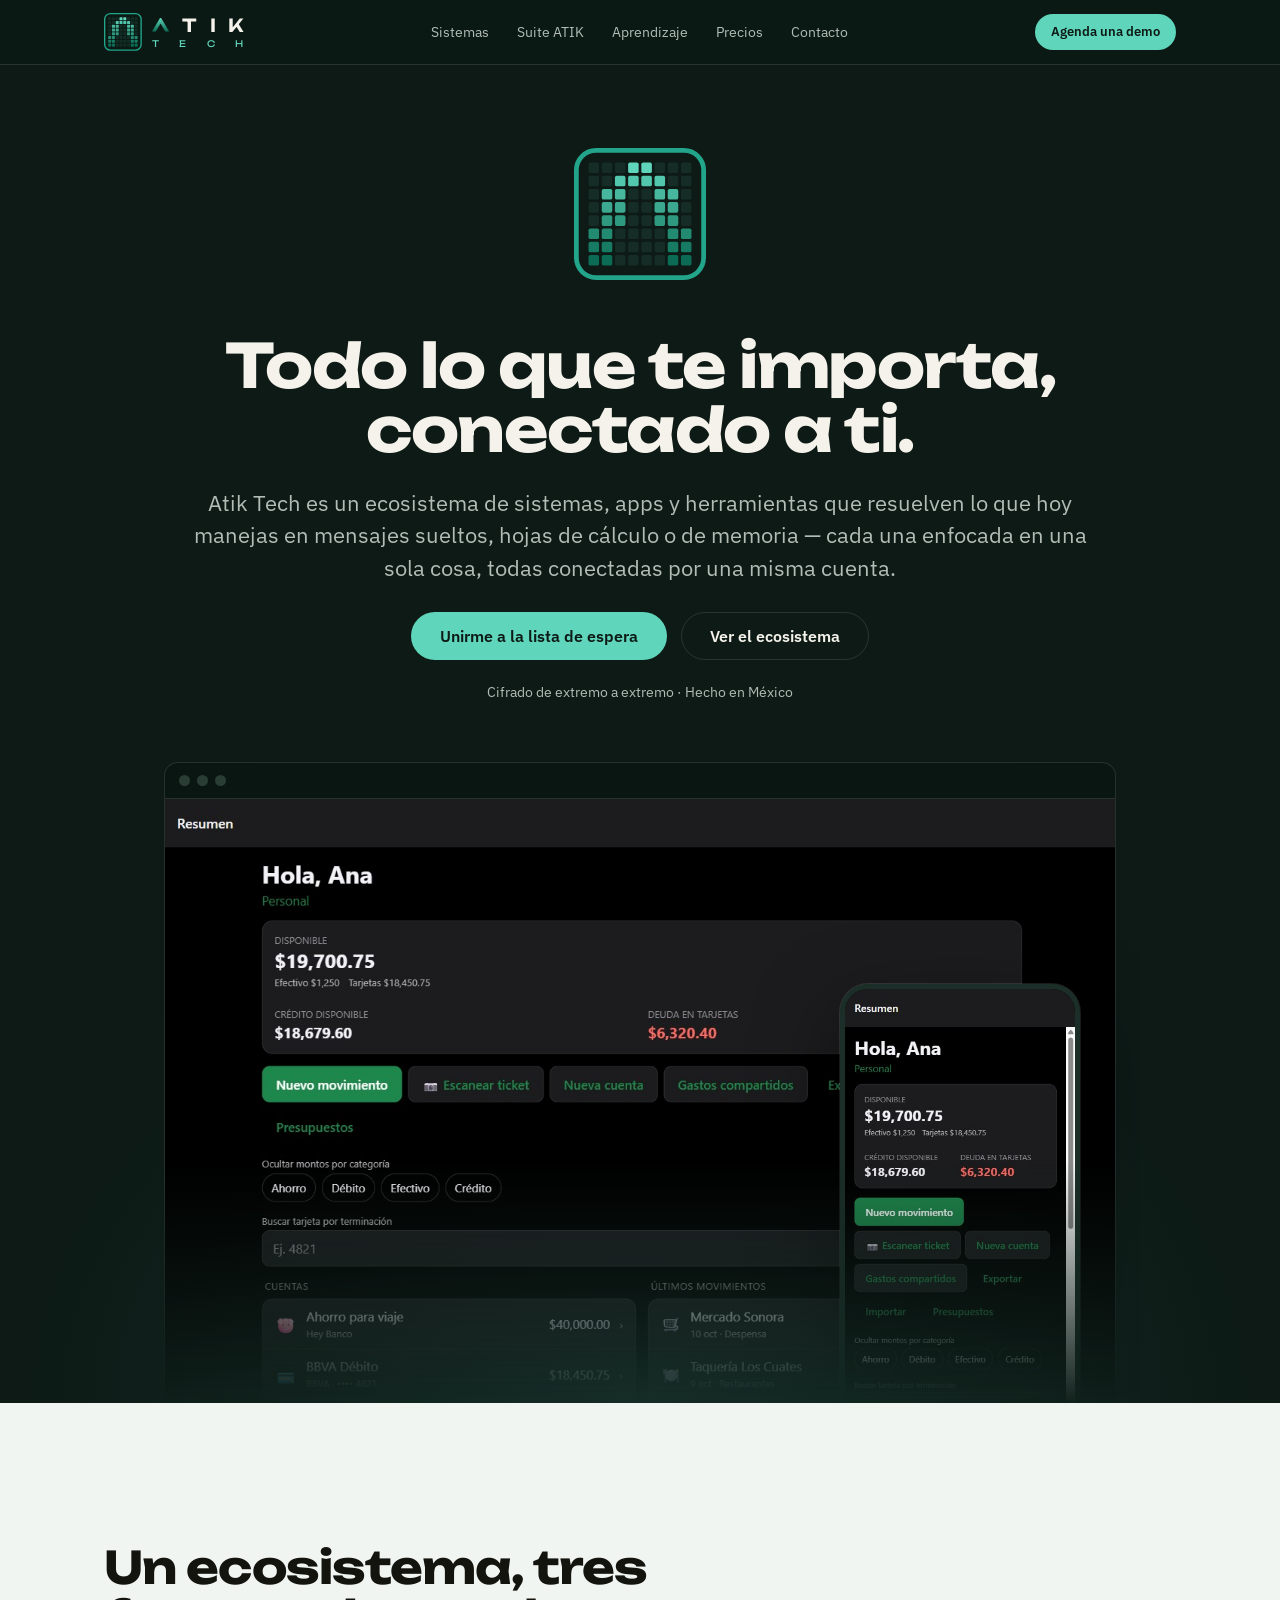
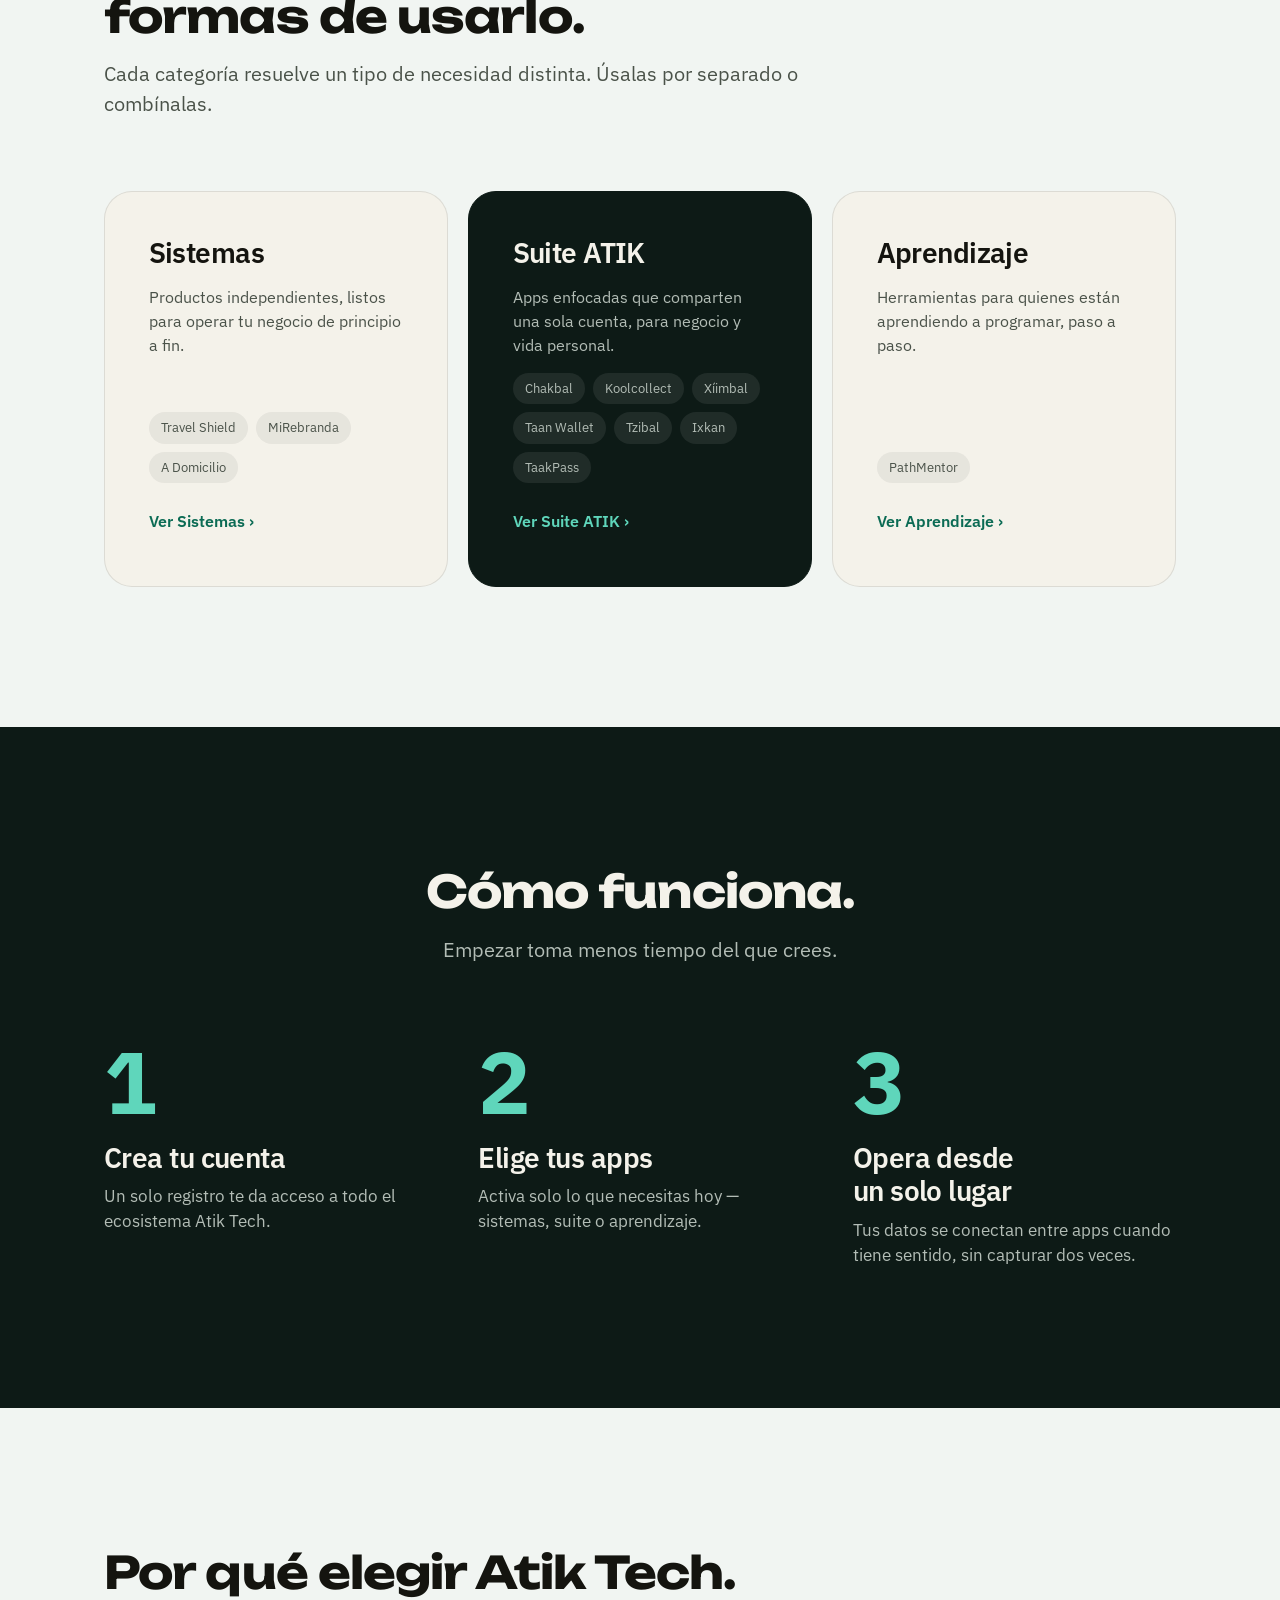
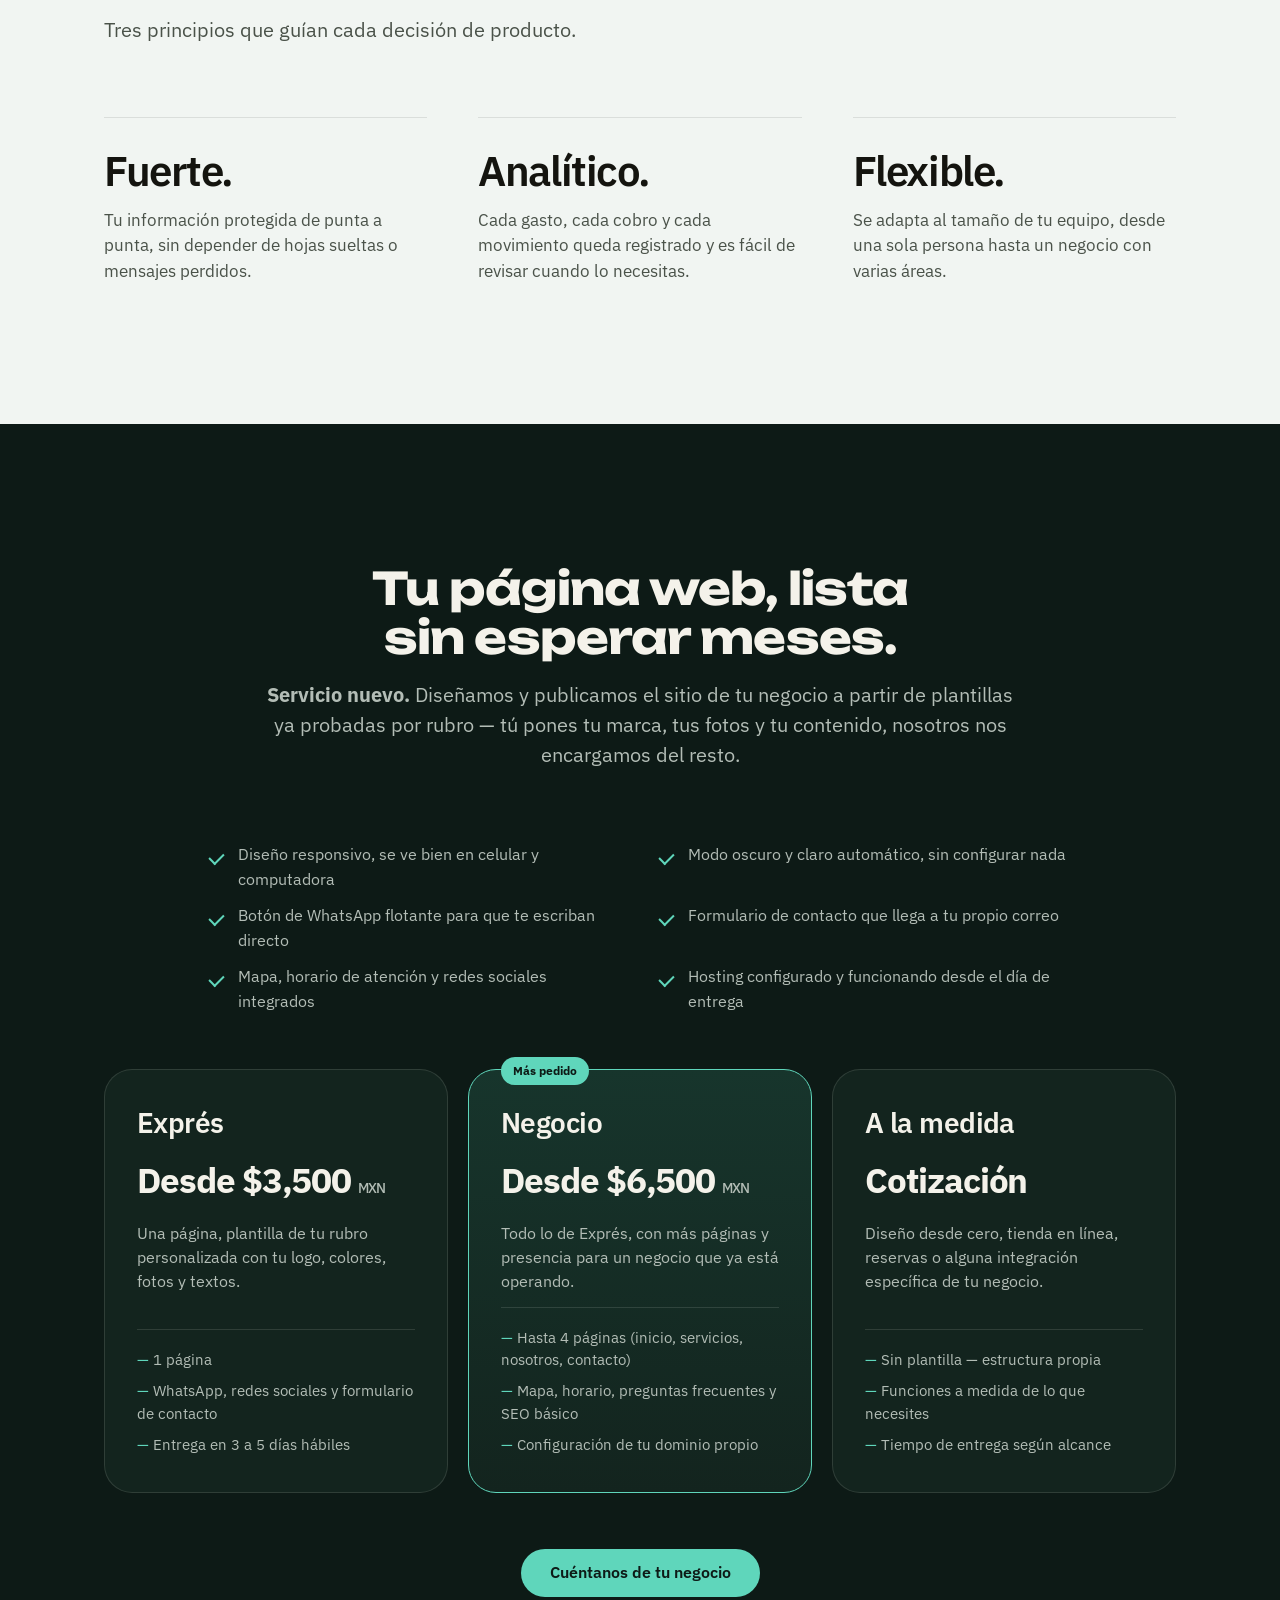
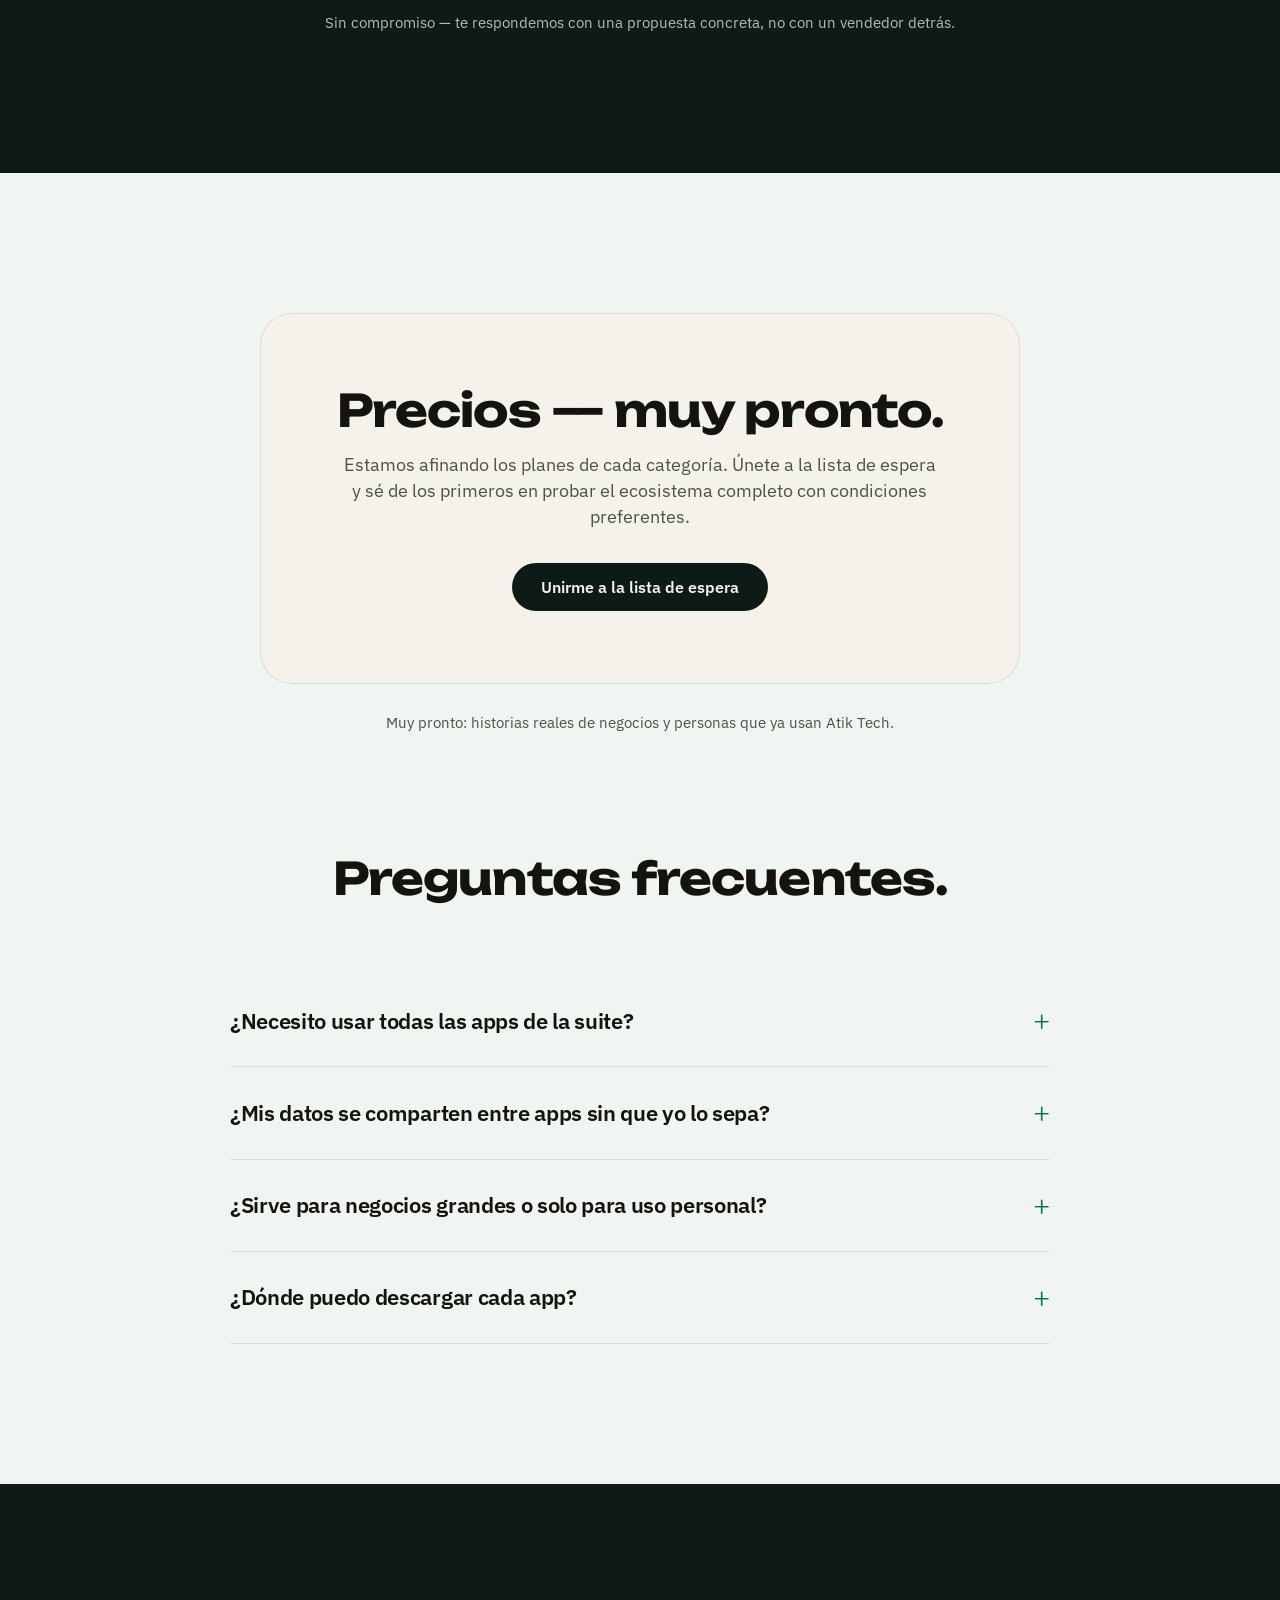
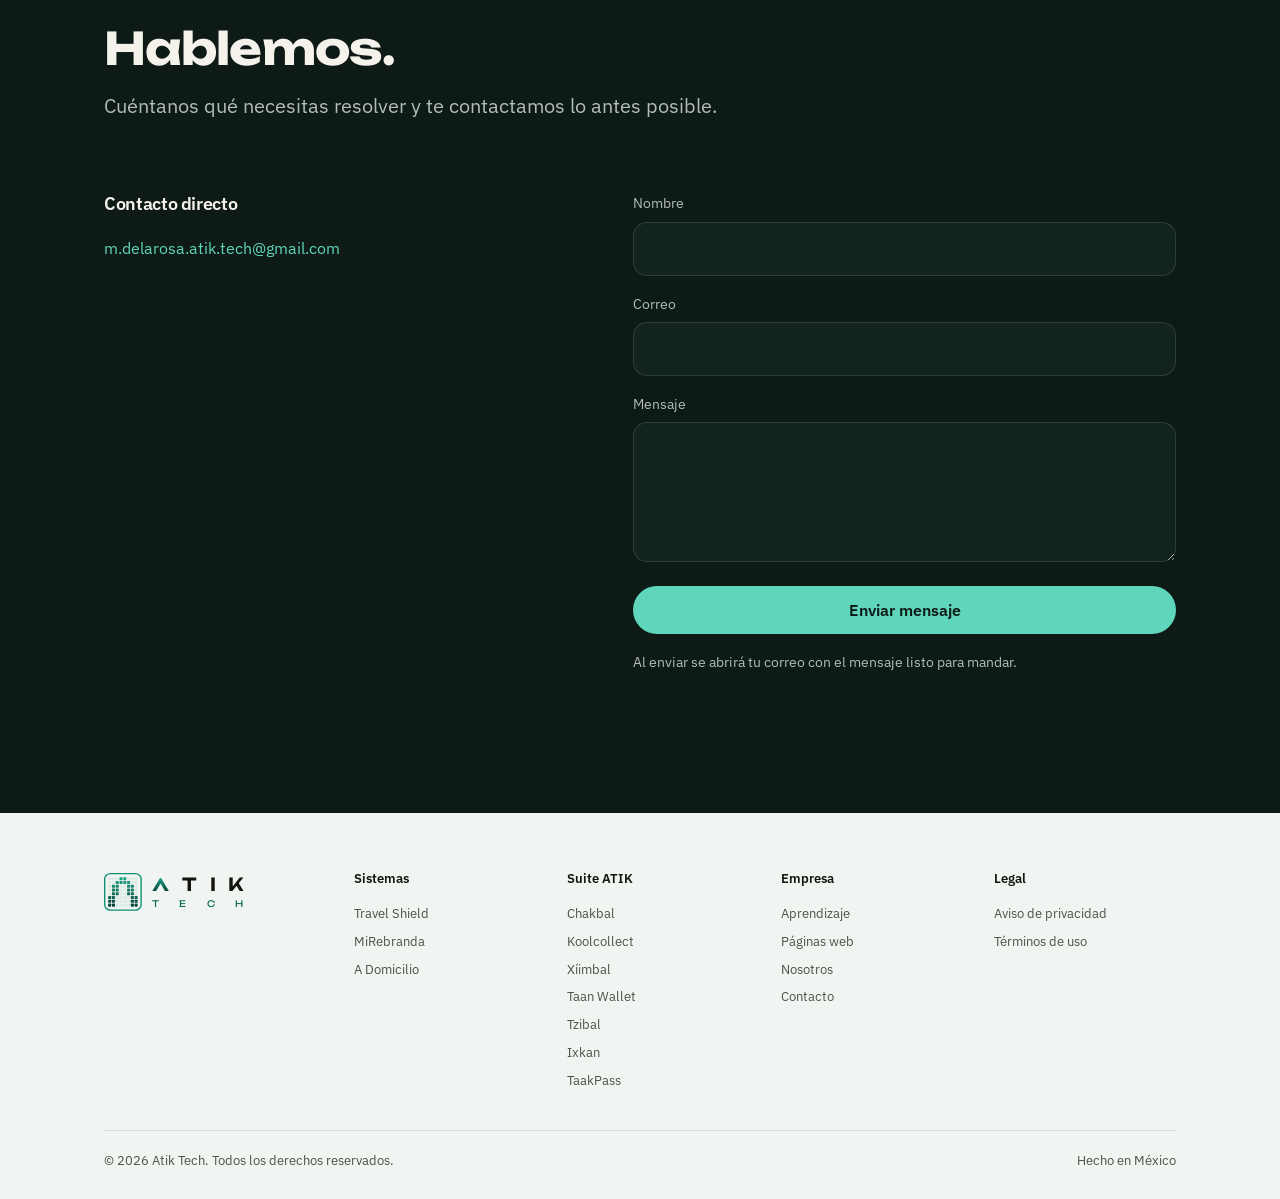
<file: index.html>
<!DOCTYPE html>
<html lang="es">
<head>
<meta charset="UTF-8">
<meta name="viewport" content="width=device-width, initial-scale=1.0">
<meta name="theme-color" content="#0D1A16">
<title>Atik Tech — Todo lo que te importa, conectado a ti</title>
<meta name="description" content="Atik Tech es un ecosistema de sistemas, apps y herramientas que resuelven lo que hoy manejas en mensajes sueltos, hojas de cálculo o de memoria. Una sola cuenta para todo.">
<meta property="og:title" content="Atik Tech — Todo lo que te importa, conectado a ti">
<meta property="og:description" content="Un ecosistema de sistemas, apps y herramientas conectadas por una misma cuenta. Hecho en México.">
<meta property="og:type" content="website">
<link rel="preconnect" href="https://fonts.googleapis.com">
<link rel="preconnect" href="https://fonts.gstatic.com" crossorigin>
<link href="https://fonts.googleapis.com/css2?family=Unbounded:wght@400;600;700&family=IBM+Plex+Sans:wght@400;500;600&family=IBM+Plex+Mono:wght@500&display=swap" rel="stylesheet">
<link rel="stylesheet" href="assets/atik.css">
<link rel="icon" href="assets/favicon.svg" type="image/svg+xml">
<script>document.documentElement.classList.add('js')</script>
</head>
<body>
<a class="skip" href="#contenido">Saltar al contenido</a>

<header>
  <div class="nav wrap">
    <a href="index.html" class="logo" aria-label="Atik Tech, inicio"><svg class="logo-box" data-bitbox="a04" aria-hidden="true"></svg><span class="logo-word" aria-hidden="true"><span class="logo-atik"><svg viewBox="0 0 95 75"><linearGradient id="lam-h" x1="0" y1="0" x2="0" y2="1"><stop offset="0" style="stop-color:var(--bb-hi)"/><stop offset="1" style="stop-color:var(--bb-lo)"/></linearGradient><path fill="url(#lam-h)" d="M0 75L44.28 0H50.72L95 75H73.63L47.5 30.74L21.37 75Z"/></svg><span>T</span><span>I</span><span>K</span></span><span class="logo-tech"><span>T</span><span>E</span><span>C</span><span>H</span></span></span></a>
    <nav class="nav-links" id="navLinks" aria-label="Principal">
      <a href="sistemas.html">Sistemas</a>
      <a href="suite.html">Suite ATIK</a>
      <a href="aprendizaje.html">Aprendizaje</a>
      <a href="#precios">Precios</a>
      <a href="#contacto">Contacto</a>
    </nav>
    <a href="#contacto" class="nav-cta">Agenda una demo</a>
    <button class="menu-toggle" id="menuToggle" aria-label="Abrir menú" aria-expanded="false">☰</button>
  </div>
</header>

<main id="contenido">

<section class="hero">
  <div class="wrap">
    <figure class="hero-box">
      <svg id="heroBox" aria-label="Caja de bits de Atik Tech: muestra la A y los logos de nuestras apps" data-bitbox-seq="a04,app:tzibal,a11,app:travelshield,a06,app:taanwallet,a15,app:mirebranda,a01,app:xiimbal,a12,app:adomicilio,a10,app:chakbal,a03,app:pathmentor,stair,app:ixkan,a07,app:koolcollect,a13,app:meyaj,a17,app:citas,a09,app:taakpass,a14,app:admin"></svg>
      <figcaption id="heroBoxName"></figcaption>
    </figure>
    <h1>Todo lo que te importa, conectado a ti.</h1>
    <p class="lead">Atik Tech es un ecosistema de sistemas, apps y herramientas que resuelven lo que hoy manejas en mensajes sueltos, hojas de cálculo o de memoria — cada una enfocada en una sola cosa, todas conectadas por una misma cuenta.</p>
    <div class="actions">
      <a href="#precios" class="btn btn-primary">Unirme a la lista de espera</a>
      <a href="#categorias" class="btn btn-outline">Ver el ecosistema</a>
    </div>
    <p class="trust">Cifrado de extremo a extremo · Hecho en México</p>
  </div>
  <div class="stage">
    <div class="frame">
      <div class="frame-bar" aria-hidden="true"><i></i><i></i><i></i></div>
      <img src="assets/img/taanwallet-desktop.jpg" width="1280" height="800" alt="TaanWallet en una computadora: saldo disponible, cuentas y últimos movimientos en dos columnas">
    </div>
    <div class="phone">
      <img src="assets/img/taanwallet-mobile.jpg" width="390" height="844" alt="TaanWallet en un celular: saldo disponible y cuentas">
    </div>
  </div>
</section>

<section class="s s-light" id="categorias">
  <div class="wrap">
    <div class="s-head reveal">
      <h2>Un ecosistema, tres formas de usarlo.</h2>
      <p>Cada categoría resuelve un tipo de necesidad distinta. Úsalas por separado o combínalas.</p>
    </div>
    <div class="bento">
      <article class="card reveal">
        <h3>Sistemas</h3>
        <p>Productos independientes, listos para operar tu negocio de principio a fin.</p>
        <div class="chips"><span class="chip">Travel Shield</span><span class="chip">MiRebranda</span><span class="chip">A Domicilio</span></div>
        <a href="sistemas.html" class="link-more">Ver Sistemas</a>
      </article>
      <article class="card dark reveal">
        <h3>Suite ATIK</h3>
        <p>Apps enfocadas que comparten una sola cuenta, para negocio y vida personal.</p>
        <div class="chips"><span class="chip">Chakbal</span><span class="chip">Koolcollect</span><span class="chip">Xíimbal</span><span class="chip">Taan Wallet</span><span class="chip">Tzibal</span><span class="chip">Ixkan</span><span class="chip">TaakPass</span></div>
        <a href="suite.html" class="link-more">Ver Suite ATIK</a>
      </article>
      <article class="card reveal">
        <h3>Aprendizaje</h3>
        <p>Herramientas para quienes están aprendiendo a programar, paso a paso.</p>
        <div class="chips"><span class="chip">PathMentor</span></div>
        <a href="aprendizaje.html" class="link-more">Ver Aprendizaje</a>
      </article>
    </div>
  </div>
</section>

<section class="s s-dark">
  <div class="wrap">
    <div class="s-head center reveal">
      <h2>Cómo funciona.</h2>
      <p>Empezar toma menos tiempo del que crees.</p>
    </div>
    <div class="cols3">
      <div class="step reveal"><div class="num">1</div><h3>Crea tu cuenta</h3><p>Un solo registro te da acceso a todo el ecosistema Atik Tech.</p></div>
      <div class="step reveal"><div class="num">2</div><h3>Elige tus apps</h3><p>Activa solo lo que necesitas hoy — sistemas, suite o aprendizaje.</p></div>
      <div class="step reveal"><div class="num">3</div><h3>Opera desde un solo lugar</h3><p>Tus datos se conectan entre apps cuando tiene sentido, sin capturar dos veces.</p></div>
    </div>
  </div>
</section>

<section class="s s-light" id="nosotros">
  <div class="wrap">
    <div class="s-head reveal">
      <h2>Por qué elegir Atik Tech.</h2>
      <p>Tres principios que guían cada decisión de producto.</p>
    </div>
    <div class="cols3">
      <div class="value reveal"><h3>Fuerte.</h3><p>Tu información protegida de punta a punta, sin depender de hojas sueltas o mensajes perdidos.</p></div>
      <div class="value reveal"><h3>Analítico.</h3><p>Cada gasto, cada cobro y cada movimiento queda registrado y es fácil de revisar cuando lo necesitas.</p></div>
      <div class="value reveal"><h3>Flexible.</h3><p>Se adapta al tamaño de tu equipo, desde una sola persona hasta un negocio con varias áreas.</p></div>
    </div>
  </div>
</section>

<section class="s s-dark" id="paginas-web">
  <div class="wrap">
    <div class="s-head center reveal">
      <h2>Tu página web, lista sin esperar meses.</h2>
      <p><strong style="color:var(--white)">Servicio nuevo.</strong> Diseñamos y publicamos el sitio de tu negocio a partir de plantillas ya probadas por rubro — tú pones tu marca, tus fotos y tu contenido, nosotros nos encargamos del resto.</p>
    </div>

    <ul class="checks reveal">
      <li>Diseño responsivo, se ve bien en celular y computadora</li>
      <li>Modo oscuro y claro automático, sin configurar nada</li>
      <li>Botón de WhatsApp flotante para que te escriban directo</li>
      <li>Formulario de contacto que llega a tu propio correo</li>
      <li>Mapa, horario de atención y redes sociales integrados</li>
      <li>Hosting configurado y funcionando desde el día de entrega</li>
    </ul>

    <div class="tiers">
      <article class="tier reveal">
        <h3>Exprés</h3>
        <p class="price">Desde $3,500 <small>MXN</small></p>
        <p>Una página, plantilla de tu rubro personalizada con tu logo, colores, fotos y textos.</p>
        <ul><li>1 página</li><li>WhatsApp, redes sociales y formulario de contacto</li><li>Entrega en 3 a 5 días hábiles</li></ul>
      </article>
      <article class="tier featured reveal">
        <span class="tier-badge">Más pedido</span>
        <h3>Negocio</h3>
        <p class="price">Desde $6,500 <small>MXN</small></p>
        <p>Todo lo de Exprés, con más páginas y presencia para un negocio que ya está operando.</p>
        <ul><li>Hasta 4 páginas (inicio, servicios, nosotros, contacto)</li><li>Mapa, horario, preguntas frecuentes y SEO básico</li><li>Configuración de tu dominio propio</li></ul>
      </article>
      <article class="tier reveal">
        <h3>A la medida</h3>
        <p class="price">Cotización</p>
        <p>Diseño desde cero, tienda en línea, reservas o alguna integración específica de tu negocio.</p>
        <ul><li>Sin plantilla — estructura propia</li><li>Funciones a medida de lo que necesites</li><li>Tiempo de entrega según alcance</li></ul>
      </article>
    </div>

    <div class="service-cta reveal">
      <a href="#contacto" class="btn btn-primary">Cuéntanos de tu negocio</a>
      <p>Sin compromiso — te respondemos con una propuesta concreta, no con un vendedor detrás.</p>
    </div>
  </div>
</section>

<section class="s s-light" id="precios">
  <div class="wrap">
    <div class="waitlist reveal">
      <h2>Precios — muy pronto.</h2>
      <p>Estamos afinando los planes de cada categoría. Únete a la lista de espera y sé de los primeros en probar el ecosistema completo con condiciones preferentes.</p>
      <a href="#contacto" class="btn btn-dark">Unirme a la lista de espera</a>
    </div>
    <p class="note">Muy pronto: historias reales de negocios y personas que ya usan Atik Tech.</p>

    <div class="s-head center reveal" style="margin-top:clamp(72px,10vw,120px)">
      <h2>Preguntas frecuentes.</h2>
    </div>
    <div class="faq reveal">
      <details>
        <summary>¿Necesito usar todas las apps de la suite?</summary>
        <p>No. Cada app funciona de forma independiente. Las conexiones entre ellas son un extra opcional, nunca un requisito.</p>
      </details>
      <details>
        <summary>¿Mis datos se comparten entre apps sin que yo lo sepa?</summary>
        <p>No. Cuando dos apps se conectan (por ejemplo Xíimbal con Taan Wallet), es una acción visible y, en la mayoría de los casos, algo que tú decides activar.</p>
      </details>
      <details>
        <summary>¿Sirve para negocios grandes o solo para uso personal?</summary>
        <p>Ambos. Cada producto está pensado para escalar desde una sola persona hasta un equipo con varias áreas, sin cambiar de herramienta.</p>
      </details>
      <details>
        <summary>¿Dónde puedo descargar cada app?</summary>
        <p>Entra a la categoría correspondiente (Sistemas, Suite ATIK o Aprendizaje) — ahí encontrarás los enlaces de descarga de cada una.</p>
      </details>
    </div>
  </div>
</section>

<section class="s s-dark" id="contacto">
  <div class="wrap">
    <div class="s-head reveal">
      <h2>Hablemos.</h2>
      <p>Cuéntanos qué necesitas resolver y te contactamos lo antes posible.</p>
    </div>
    <div class="contact">
      <div class="contact-info reveal">
        <h3>Contacto directo</h3>
        <!-- TODO: llenar teléfono y redes (hoy no hay datos reales) y quitar `hidden` -->
        <div class="contact-row" hidden>📞 [Tu número de contacto]</div>
        <div class="contact-row"><a href="mailto:m.delarosa.atik.tech@gmail.com">m.delarosa.atik.tech@gmail.com</a></div>
      </div>
      <form id="contactForm" class="reveal">
        <div><label for="nombre">Nombre</label><input type="text" id="nombre" name="nombre" autocomplete="name" required></div>
        <div><label for="correo">Correo</label><input type="email" id="correo" name="correo" autocomplete="email" required></div>
        <div><label for="mensaje">Mensaje</label><textarea id="mensaje" name="mensaje" required></textarea></div>
        <button type="submit" class="btn btn-primary">Enviar mensaje</button>
        <p class="form-note">Al enviar se abrirá tu correo con el mensaje listo para mandar.</p>
      </form>
    </div>
  </div>
</section>

</main>

<footer>
  <div class="wrap">
    <div class="foot-top">
      <div><a href="index.html" class="logo" aria-label="Atik Tech, inicio"><svg class="logo-box" data-bitbox="a04" aria-hidden="true"></svg><span class="logo-word" aria-hidden="true"><span class="logo-atik"><svg viewBox="0 0 95 75"><linearGradient id="lam-f" x1="0" y1="0" x2="0" y2="1"><stop offset="0" style="stop-color:var(--bb-hi)"/><stop offset="1" style="stop-color:var(--bb-lo)"/></linearGradient><path fill="url(#lam-f)" d="M0 75L44.28 0H50.72L95 75H73.63L47.5 30.74L21.37 75Z"/></svg><span>T</span><span>I</span><span>K</span></span><span class="logo-tech"><span>T</span><span>E</span><span>C</span><span>H</span></span></span></a></div>
      <div>
        <h4>Sistemas</h4>
        <a href="sistemas.html#travel-shield">Travel Shield</a>
        <a href="sistemas.html#mirebranda">MiRebranda</a>
        <a href="sistemas.html#a-domicilio">A Domicilio</a>
      </div>
      <div>
        <h4>Suite ATIK</h4>
        <a href="suite.html#chakbal">Chakbal</a>
        <a href="suite.html#koolcollect">Koolcollect</a>
        <a href="suite.html#xiimbal">Xíimbal</a>
        <a href="suite.html#taan-wallet">Taan Wallet</a>
        <a href="suite.html#tzibal">Tzibal</a>
        <a href="suite.html#ixkan">Ixkan</a>
        <a href="suite.html#taakpass">TaakPass</a>
      </div>
      <div>
        <h4>Empresa</h4>
        <a href="aprendizaje.html">Aprendizaje</a>
        <a href="#paginas-web">Páginas web</a>
        <a href="#nosotros">Nosotros</a>
        <a href="#contacto">Contacto</a>
      </div>
      <div>
        <h4>Legal</h4>
        <a href="/privacidad">Aviso de privacidad</a>
        <a href="/terminos">Términos de uso</a>
      </div>
    </div>
    <div class="foot-bottom">
      <span>© 2026 Atik Tech. Todos los derechos reservados.</span>
      <span>Hecho en México</span>
    </div>
  </div>
</footer>

<script src="assets/bitbox.js"></script>
<script src="assets/site.js"></script>
</body>
</html>
</file>
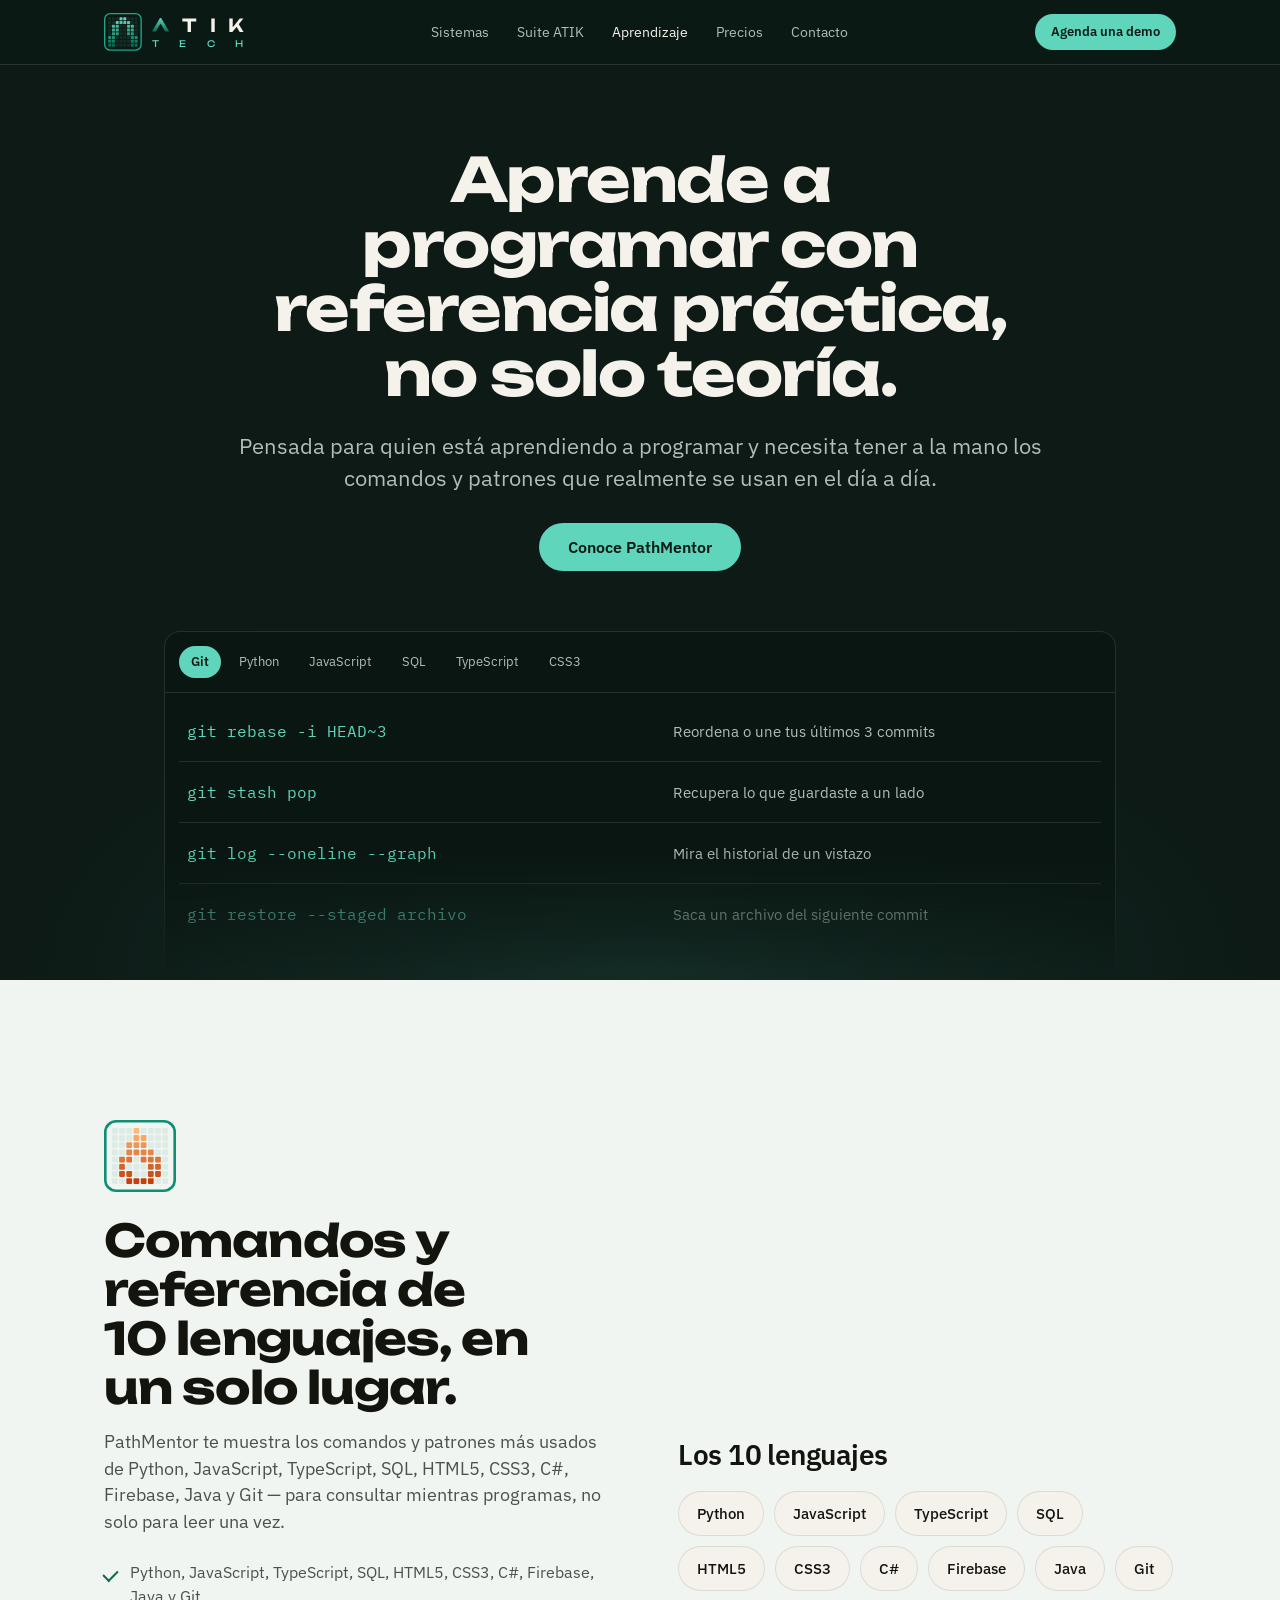
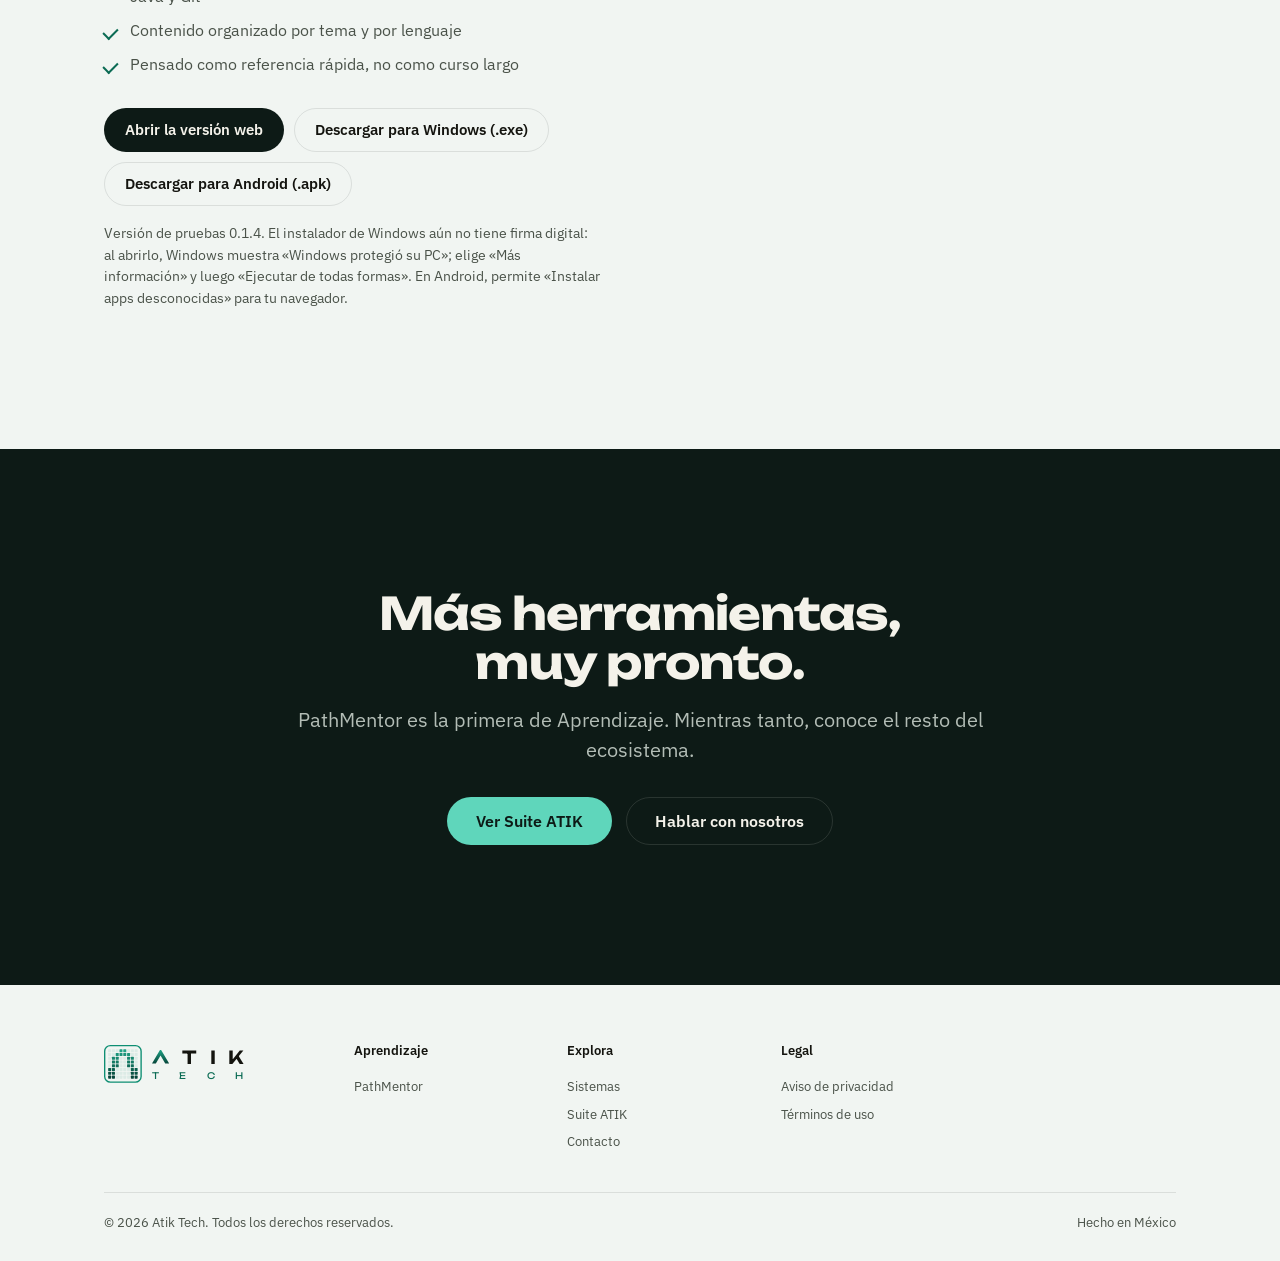
<file: aprendizaje.html>
<!DOCTYPE html>
<html lang="es">
<head>
<meta charset="UTF-8">
<meta name="viewport" content="width=device-width, initial-scale=1.0">
<meta name="theme-color" content="#0D1A16">
<title>Aprendizaje — Atik Tech</title>
<meta name="description" content="PathMentor: aprende a programar con referencia práctica de Python, JavaScript, SQL, Git y más — de Atik Tech.">
<meta property="og:title" content="Aprendizaje — Atik Tech">
<meta property="og:description" content="PathMentor: aprende a programar con referencia práctica de varios lenguajes.">
<meta property="og:type" content="website">
<link rel="preconnect" href="https://fonts.googleapis.com">
<link rel="preconnect" href="https://fonts.gstatic.com" crossorigin>
<link href="https://fonts.googleapis.com/css2?family=Unbounded:wght@400;600;700&family=IBM+Plex+Sans:wght@400;500;600&family=IBM+Plex+Mono:wght@500&display=swap" rel="stylesheet">
<link rel="stylesheet" href="assets/atik.css">
<link rel="icon" href="assets/favicon.svg" type="image/svg+xml">
<script>document.documentElement.classList.add('js')</script>
</head>
<body>
<a class="skip" href="#contenido">Saltar al contenido</a>

<header>
  <div class="nav wrap">
    <a href="index.html" class="logo" aria-label="Atik Tech, inicio"><svg class="logo-box" data-bitbox="a04" aria-hidden="true"></svg><span class="logo-word" aria-hidden="true"><span class="logo-atik"><svg viewBox="0 0 95 75"><linearGradient id="lam-h" x1="0" y1="0" x2="0" y2="1"><stop offset="0" style="stop-color:var(--bb-hi)"/><stop offset="1" style="stop-color:var(--bb-lo)"/></linearGradient><path fill="url(#lam-h)" d="M0 75L44.28 0H50.72L95 75H73.63L47.5 30.74L21.37 75Z"/></svg><span>T</span><span>I</span><span>K</span></span><span class="logo-tech"><span>T</span><span>E</span><span>C</span><span>H</span></span></span></a>
    <nav class="nav-links" id="navLinks" aria-label="Principal">
      <a href="sistemas.html">Sistemas</a>
      <a href="suite.html">Suite ATIK</a>
      <a href="aprendizaje.html" aria-current="page">Aprendizaje</a>
      <a href="index.html#precios">Precios</a>
      <a href="index.html#contacto">Contacto</a>
    </nav>
    <a href="index.html#contacto" class="nav-cta">Agenda una demo</a>
    <button class="menu-toggle" id="menuToggle" aria-label="Abrir menú" aria-expanded="false">☰</button>
  </div>
</header>

<main id="contenido">

<section class="hero">
  <div class="wrap">
    <h1>Aprende a programar con referencia práctica, no solo teoría.</h1>
    <p class="lead">Pensada para quien está aprendiendo a programar y necesita tener a la mano los comandos y patrones que realmente se usan en el día a día.</p>
    <div class="actions">
      <a href="#pathmentor" class="btn btn-primary">Conoce PathMentor</a>
    </div>
  </div>
  <div class="stage" aria-hidden="true">
    <!-- Ilustración en CSS del tipo de contenido (no es una captura de la app).
         Sustituir por capturas reales de PathMentor cuando existan. -->
    <div class="ref">
      <div class="ref-tabs">
        <span class="on">Git</span><span>Python</span><span>JavaScript</span><span>SQL</span><span>TypeScript</span><span>CSS3</span>
      </div>
      <div class="ref-body">
        <div class="ref-row"><code>git rebase -i HEAD~3</code><span>Reordena o une tus últimos 3 commits</span></div>
        <div class="ref-row"><code>git stash pop</code><span>Recupera lo que guardaste a un lado</span></div>
        <div class="ref-row"><code>git log --oneline --graph</code><span>Mira el historial de un vistazo</span></div>
        <div class="ref-row"><code>git restore --staged archivo</code><span>Saca un archivo del siguiente commit</span></div>
      </div>
    </div>
  </div>
</section>

<section class="s s-light" id="pathmentor">
  <div class="wrap">
    <div class="app-split">
      <div class="reveal">
        <svg class="app-mark" data-bitbox="app:pathmentor" aria-hidden="true"></svg>
        <h2>Comandos y referencia de 10 lenguajes, en un solo lugar.</h2>
        <p>PathMentor te muestra los comandos y patrones más usados de Python, JavaScript, TypeScript, SQL, HTML5, CSS3, C#, Firebase, Java y Git — para consultar mientras programas, no solo para leer una vez.</p>
        <ul class="facts">
          <li>Python, JavaScript, TypeScript, SQL, HTML5, CSS3, C#, Firebase, Java y Git</li>
          <li>Contenido organizado por tema y por lenguaje</li>
          <li>Pensado como referencia rápida, no como curso largo</li>
        </ul>
        <!-- Descargas de PathMentor. El .exe apunta a la versión 0.1.4 (Netlify): actualizar la URL en cada release de Windows (scripts/release_windows.sh). El APK usa /releases/latest, no requiere cambios. -->
        <div class="stores">
          <a class="btn btn-dark" href="https://pathmentor-app.web.app" target="_blank" rel="noopener">Abrir la versión web</a>
          <a class="btn btn-outline-light" href="https://fancy-otter-b1d8be.netlify.app/downloads/PathMentor_Setup_0.1.4.exe">Descargar para Windows (.exe)</a>
          <a class="btn btn-outline-light" href="https://github.com/AinurTulkas/pathmentor-releases/releases/latest/download/PathMentor.apk">Descargar para Android (.apk)</a>
        </div>
        <p class="soon" style="font-size:0.9rem">Versión de pruebas 0.1.4. El instalador de Windows aún no tiene firma digital: al abrirlo, Windows muestra «Windows protegió su PC»; elige «Más información» y luego «Ejecutar de todas formas». En Android, permite «Instalar apps desconocidas» para tu navegador.</p>
      </div>
      <div class="reveal">
        <h3 style="margin-bottom:20px">Los 10 lenguajes</h3>
        <div class="lang-grid">
          <span class="chip">Python</span><span class="chip">JavaScript</span><span class="chip">TypeScript</span>
          <span class="chip">SQL</span><span class="chip">HTML5</span><span class="chip">CSS3</span>
          <span class="chip">C#</span><span class="chip">Firebase</span><span class="chip">Java</span><span class="chip">Git</span>
        </div>
      </div>
    </div>
  </div>
</section>

<section class="s s-dark">
  <div class="wrap">
    <div class="s-head center reveal" style="margin-bottom:0">
      <h2>Más herramientas, muy pronto.</h2>
      <p>PathMentor es la primera de Aprendizaje. Mientras tanto, conoce el resto del ecosistema.</p>
      <div class="actions" style="margin-top:32px">
        <a href="suite.html" class="btn btn-primary">Ver Suite ATIK</a>
        <a href="index.html#contacto" class="btn btn-outline">Hablar con nosotros</a>
      </div>
    </div>
  </div>
</section>

</main>

<footer>
  <div class="wrap">
    <div class="foot-top">
      <div><a href="index.html" class="logo" aria-label="Atik Tech, inicio"><svg class="logo-box" data-bitbox="a04" aria-hidden="true"></svg><span class="logo-word" aria-hidden="true"><span class="logo-atik"><svg viewBox="0 0 95 75"><linearGradient id="lam-f" x1="0" y1="0" x2="0" y2="1"><stop offset="0" style="stop-color:var(--bb-hi)"/><stop offset="1" style="stop-color:var(--bb-lo)"/></linearGradient><path fill="url(#lam-f)" d="M0 75L44.28 0H50.72L95 75H73.63L47.5 30.74L21.37 75Z"/></svg><span>T</span><span>I</span><span>K</span></span><span class="logo-tech"><span>T</span><span>E</span><span>C</span><span>H</span></span></span></a></div>
      <div>
        <h4>Aprendizaje</h4>
        <a href="#pathmentor">PathMentor</a>
      </div>
      <div>
        <h4>Explora</h4>
        <a href="sistemas.html">Sistemas</a>
        <a href="suite.html">Suite ATIK</a>
        <a href="index.html#contacto">Contacto</a>
      </div>
      <div>
        <h4>Legal</h4>
        <a href="/privacidad">Aviso de privacidad</a>
        <a href="/terminos">Términos de uso</a>
      </div>
    </div>
    <div class="foot-bottom">
      <span>© 2026 Atik Tech. Todos los derechos reservados.</span>
      <span>Hecho en México</span>
    </div>
  </div>
</footer>

<script src="assets/bitbox.js"></script>
<script src="assets/site.js"></script>
</body>
</html>
</file>
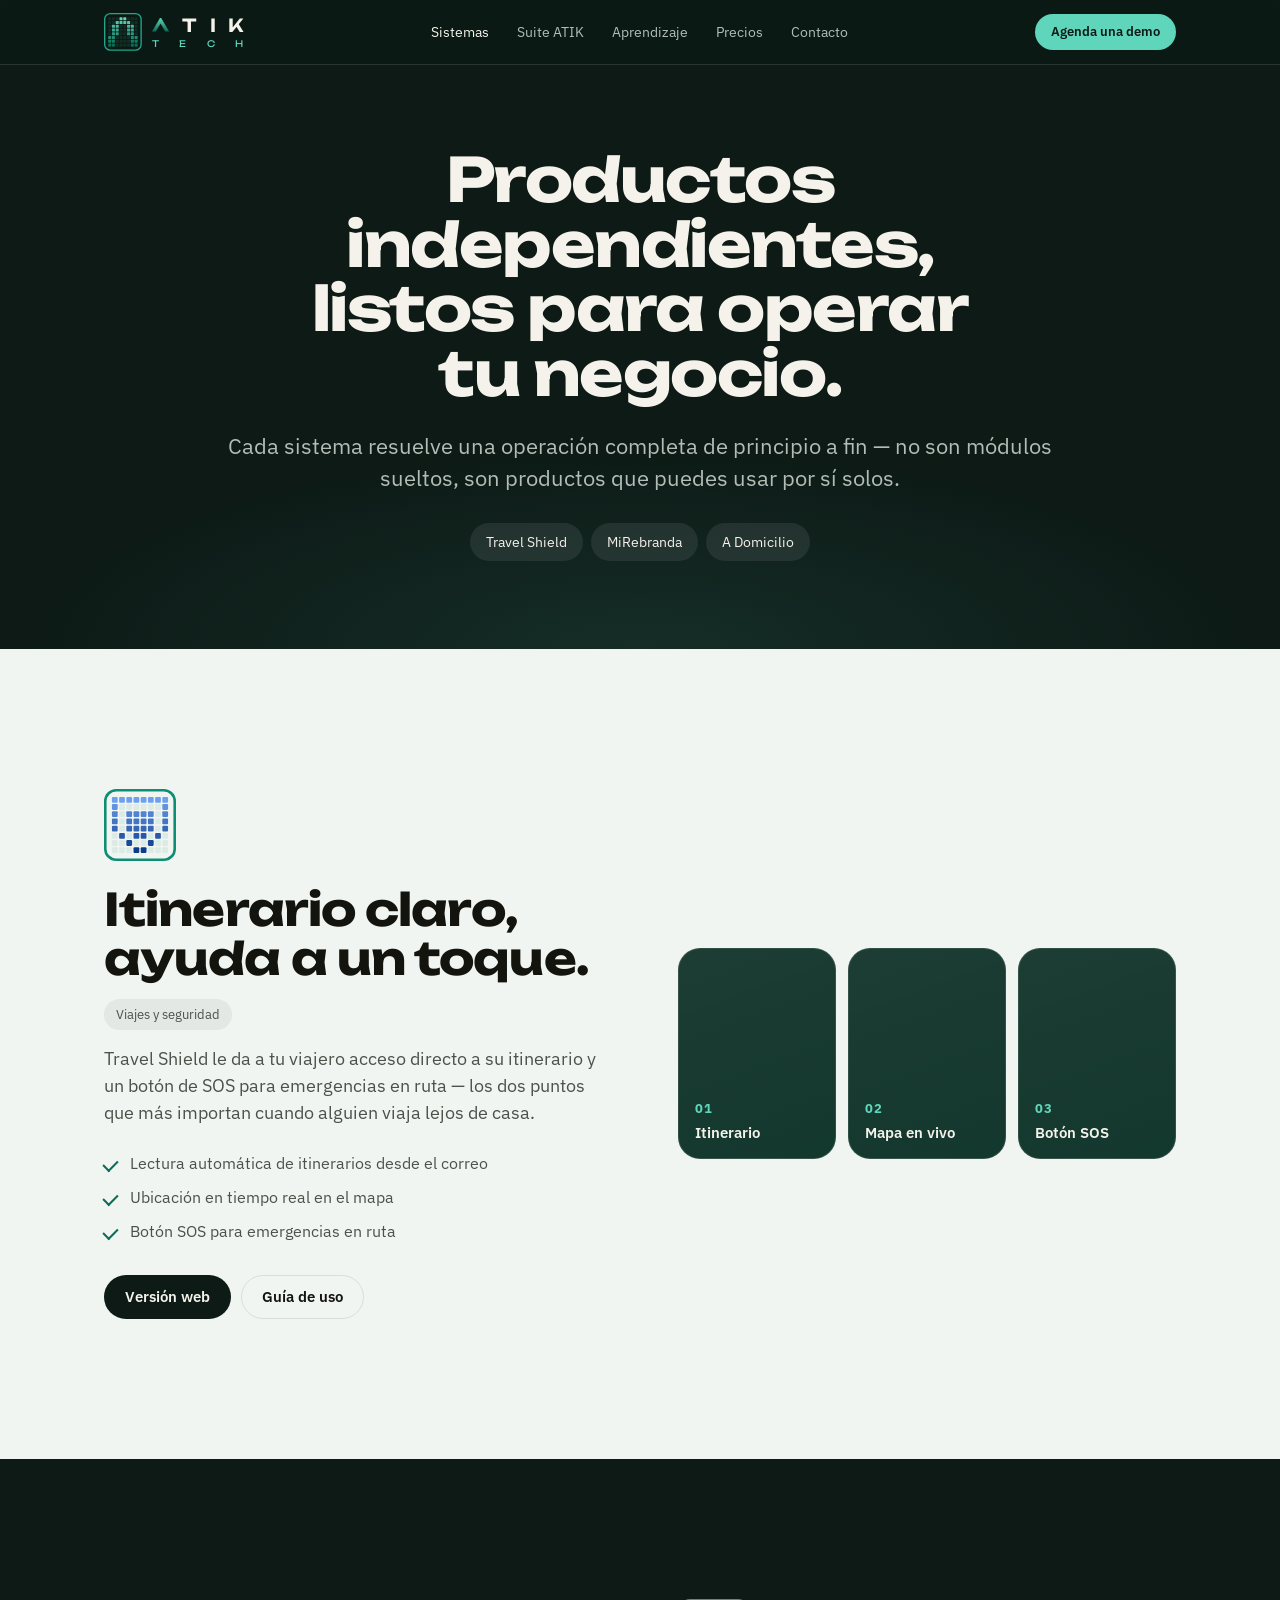
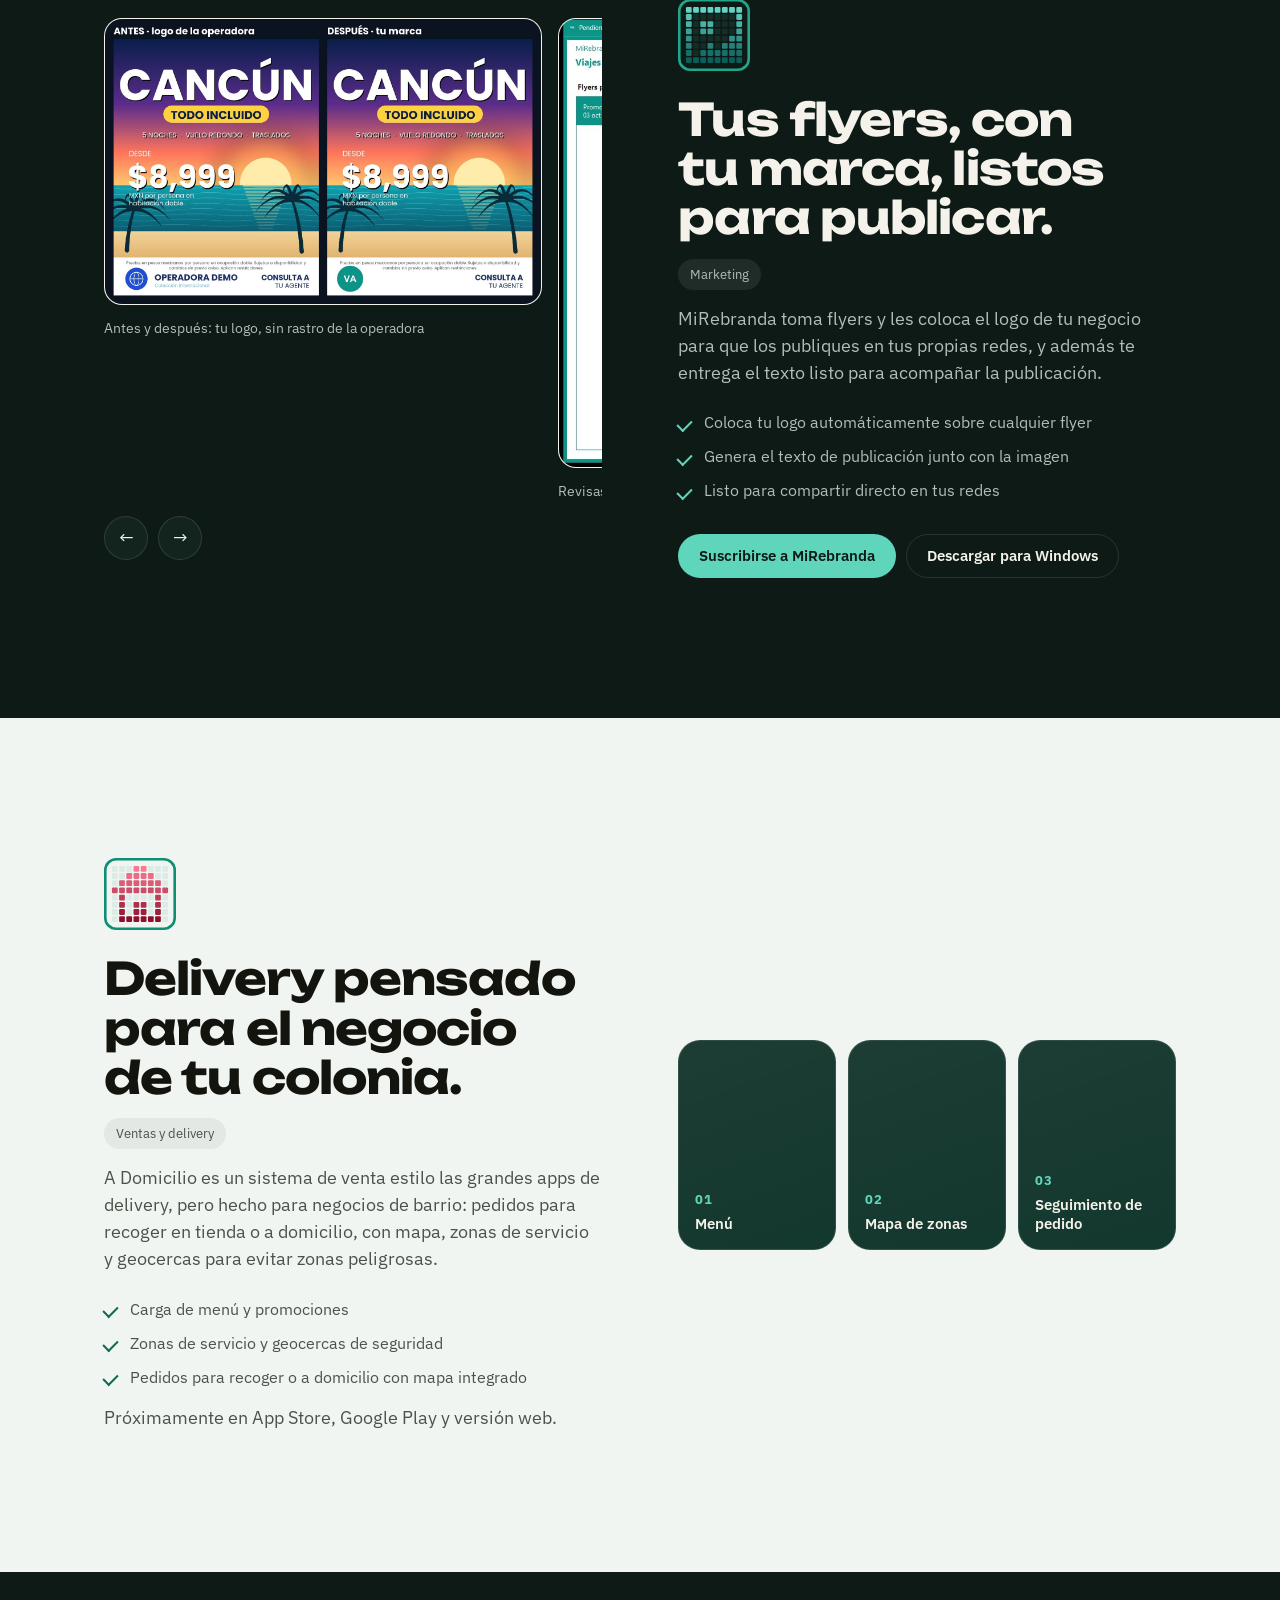
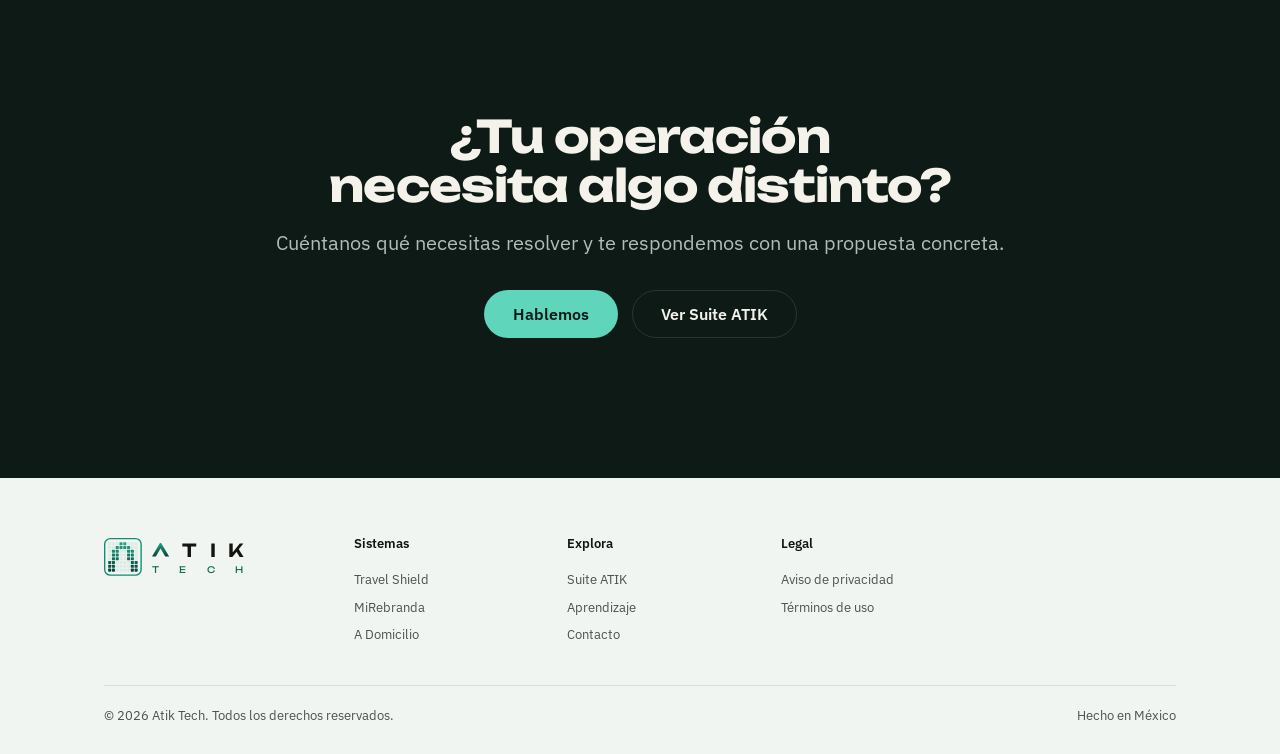
<file: sistemas.html>
<!DOCTYPE html>
<html lang="es">
<head>
<meta charset="UTF-8">
<meta name="viewport" content="width=device-width, initial-scale=1.0">
<meta name="theme-color" content="#0D1A16">
<title>Sistemas — Atik Tech</title>
<meta name="description" content="Travel Shield, MiRebranda y A Domicilio: sistemas independientes de Atik Tech listos para operar tu negocio.">
<meta property="og:title" content="Sistemas — Atik Tech">
<meta property="og:description" content="Travel Shield, MiRebranda y A Domicilio: sistemas independientes de Atik Tech.">
<meta property="og:type" content="website">
<link rel="preconnect" href="https://fonts.googleapis.com">
<link rel="preconnect" href="https://fonts.gstatic.com" crossorigin>
<link href="https://fonts.googleapis.com/css2?family=Unbounded:wght@400;600;700&family=IBM+Plex+Sans:wght@400;500;600&family=IBM+Plex+Mono:wght@500&display=swap" rel="stylesheet">
<link rel="stylesheet" href="assets/atik.css">
<link rel="icon" href="assets/favicon.svg" type="image/svg+xml">
<script>document.documentElement.classList.add('js')</script>
</head>
<body>
<a class="skip" href="#contenido">Saltar al contenido</a>

<header>
  <div class="nav wrap">
    <a href="index.html" class="logo" aria-label="Atik Tech, inicio"><svg class="logo-box" data-bitbox="a04" aria-hidden="true"></svg><span class="logo-word" aria-hidden="true"><span class="logo-atik"><svg viewBox="0 0 95 75"><linearGradient id="lam-h" x1="0" y1="0" x2="0" y2="1"><stop offset="0" style="stop-color:var(--bb-hi)"/><stop offset="1" style="stop-color:var(--bb-lo)"/></linearGradient><path fill="url(#lam-h)" d="M0 75L44.28 0H50.72L95 75H73.63L47.5 30.74L21.37 75Z"/></svg><span>T</span><span>I</span><span>K</span></span><span class="logo-tech"><span>T</span><span>E</span><span>C</span><span>H</span></span></span></a>
    <nav class="nav-links" id="navLinks" aria-label="Principal">
      <a href="sistemas.html" aria-current="page">Sistemas</a>
      <a href="suite.html">Suite ATIK</a>
      <a href="aprendizaje.html">Aprendizaje</a>
      <a href="index.html#precios">Precios</a>
      <a href="index.html#contacto">Contacto</a>
    </nav>
    <a href="index.html#contacto" class="nav-cta">Agenda una demo</a>
    <button class="menu-toggle" id="menuToggle" aria-label="Abrir menú" aria-expanded="false">☰</button>
  </div>
</header>

<main id="contenido">

<section class="hero hero-compact">
  <div class="wrap">
    <h1>Productos independientes, listos para operar tu negocio.</h1>
    <p class="lead">Cada sistema resuelve una operación completa de principio a fin — no son módulos sueltos, son productos que puedes usar por sí solos.</p>
    <div class="chips actions jump">
      <a class="chip" href="#travel-shield">Travel Shield</a>
      <a class="chip" href="#mirebranda">MiRebranda</a>
      <a class="chip" href="#a-domicilio">A Domicilio</a>
    </div>
  </div>
</section>

<section class="s s-light" id="travel-shield">
  <div class="wrap">
    <div class="app-split">
      <div class="reveal">
        <svg class="app-mark" data-bitbox="app:travelshield" aria-hidden="true"></svg>
        <h2>Itinerario claro, ayuda a un toque.</h2>
        <div class="chips"><span class="chip">Viajes y seguridad</span></div>
        <p>Travel Shield le da a tu viajero acceso directo a su itinerario y un botón de SOS para emergencias en ruta — los dos puntos que más importan cuando alguien viaja lejos de casa.</p>
        <ul class="facts">
          <li>Lectura automática de itinerarios desde el correo</li>
          <li>Ubicación en tiempo real en el mapa</li>
          <li>Botón SOS para emergencias en ruta</li>
        </ul>
        <div class="stores"><a class="btn btn-dark" href="https://travel-shield-atik.web.app" target="_blank" rel="noopener">Versión web</a><a class="btn btn-outline-light" href="travel-shield-guia.html">Guía de uso</a></div>
      </div>
      <div class="reveal">
        <div class="tiles" aria-hidden="true"><div class="tile" data-n="01">Itinerario</div><div class="tile" data-n="02">Mapa en vivo</div><div class="tile" data-n="03">Botón SOS</div></div>
      </div>
    </div>
  </div>
</section>

<section class="s s-dark" id="mirebranda">
  <div class="wrap">
    <div class="app-split rev">
      <div class="reveal">
        <svg class="app-mark" data-bitbox="app:mirebranda" aria-hidden="true"></svg>
        <h2>Tus flyers, con tu marca, listos para publicar.</h2>
        <div class="chips"><span class="chip">Marketing</span></div>
        <p>MiRebranda toma flyers y les coloca el logo de tu negocio para que los publiques en tus propias redes, y además te entrega el texto listo para acompañar la publicación.</p>
        <ul class="facts">
          <li>Coloca tu logo automáticamente sobre cualquier flyer</li>
          <li>Genera el texto de publicación junto con la imagen</li>
          <li>Listo para compartir directo en tus redes</li>
        </ul>
        <div class="stores"><a class="btn btn-primary" href="https://buy.stripe.com/14A9AT37V0sKekIeyE9IQ00" target="_blank" rel="noopener">Suscribirse a MiRebranda</a><a class="btn btn-outline" href="https://github.com/AinurTulkas/mirebranda-releases/releases/latest">Descargar para Windows</a></div>
      </div>
      <div class="reveal">
        <div class="carousel carousel-shots">
          <div class="carousel-track">
            <figure class="carousel-slide"><img src="assets/mirebranda/antes-despues.jpg" alt="Flyer de ejemplo antes y después: el logo de la operadora cambia por el de tu agencia" loading="lazy"><figcaption>Antes y después: tu logo, sin rastro de la operadora</figcaption></figure>
            <figure class="carousel-slide"><img src="assets/mirebranda/review_room.jpg" alt="Pantalla de revisión con el flyer y el texto listo para publicar" loading="lazy"><figcaption>Revisas flyer y texto antes de publicar</figcaption></figure>
            <figure class="carousel-slide"><img src="assets/mirebranda/ajustes_proveedores.jpg" alt="Ajustes de proveedores mayoristas" loading="lazy"><figcaption>Das de alta tus propios proveedores</figcaption></figure>
          </div>
          <div class="carousel-arrows">
            <button class="carousel-prev" aria-label="Anterior">←</button>
            <button class="carousel-next" aria-label="Siguiente">→</button>
          </div>
        </div>
      </div>
    </div>
  </div>
</section>

<section class="s s-light" id="a-domicilio">
  <div class="wrap">
    <div class="app-split">
      <div class="reveal">
        <svg class="app-mark" data-bitbox="app:adomicilio" aria-hidden="true"></svg>
        <h2>Delivery pensado para el negocio de tu colonia.</h2>
        <div class="chips"><span class="chip">Ventas y delivery</span></div>
        <p>A Domicilio es un sistema de venta estilo las grandes apps de delivery, pero hecho para negocios de barrio: pedidos para recoger en tienda o a domicilio, con mapa, zonas de servicio y geocercas para evitar zonas peligrosas.</p>
        <ul class="facts">
          <li>Carga de menú y promociones</li>
          <li>Zonas de servicio y geocercas de seguridad</li>
          <li>Pedidos para recoger o a domicilio con mapa integrado</li>
        </ul>
        <p class="soon">Próximamente en App Store, Google Play y versión web.</p>
      </div>
      <div class="reveal">
        <div class="tiles" aria-hidden="true"><div class="tile" data-n="01">Menú</div><div class="tile" data-n="02">Mapa de zonas</div><div class="tile" data-n="03">Seguimiento de pedido</div></div>
      </div>
    </div>
  </div>
</section>

<section class="s s-dark band">
  <div class="wrap">
    <div class="s-head center reveal" style="margin-bottom:0">
      <h2>¿Tu operación necesita algo distinto?</h2>
      <p>Cuéntanos qué necesitas resolver y te respondemos con una propuesta concreta.</p>
      <div class="actions"><a class="btn btn-primary" href="index.html#contacto">Hablemos</a><a class="btn btn-outline" href="suite.html">Ver Suite ATIK</a></div>
    </div>
  </div>
</section>

</main>

<footer>
  <div class="wrap">
    <div class="foot-top">
      <div><a href="index.html" class="logo" aria-label="Atik Tech, inicio"><svg class="logo-box" data-bitbox="a04" aria-hidden="true"></svg><span class="logo-word" aria-hidden="true"><span class="logo-atik"><svg viewBox="0 0 95 75"><linearGradient id="lam-f" x1="0" y1="0" x2="0" y2="1"><stop offset="0" style="stop-color:var(--bb-hi)"/><stop offset="1" style="stop-color:var(--bb-lo)"/></linearGradient><path fill="url(#lam-f)" d="M0 75L44.28 0H50.72L95 75H73.63L47.5 30.74L21.37 75Z"/></svg><span>T</span><span>I</span><span>K</span></span><span class="logo-tech"><span>T</span><span>E</span><span>C</span><span>H</span></span></span></a></div>
      <div>
        <h4>Sistemas</h4>
        <a href="#travel-shield">Travel Shield</a>
        <a href="#mirebranda">MiRebranda</a>
        <a href="#a-domicilio">A Domicilio</a>
      </div>
      <div>
        <h4>Explora</h4>
        <a href="suite.html">Suite ATIK</a>
        <a href="aprendizaje.html">Aprendizaje</a>
        <a href="index.html#contacto">Contacto</a>
      </div>
      <div>
        <h4>Legal</h4>
        <a href="/privacidad">Aviso de privacidad</a>
        <a href="/terminos">Términos de uso</a>
      </div>
    </div>
    <div class="foot-bottom">
      <span>© 2026 Atik Tech. Todos los derechos reservados.</span>
      <span>Hecho en México</span>
    </div>
  </div>
</footer>

<script src="assets/bitbox.js"></script>
<script src="assets/site.js"></script>
</body>
</html>
</file>
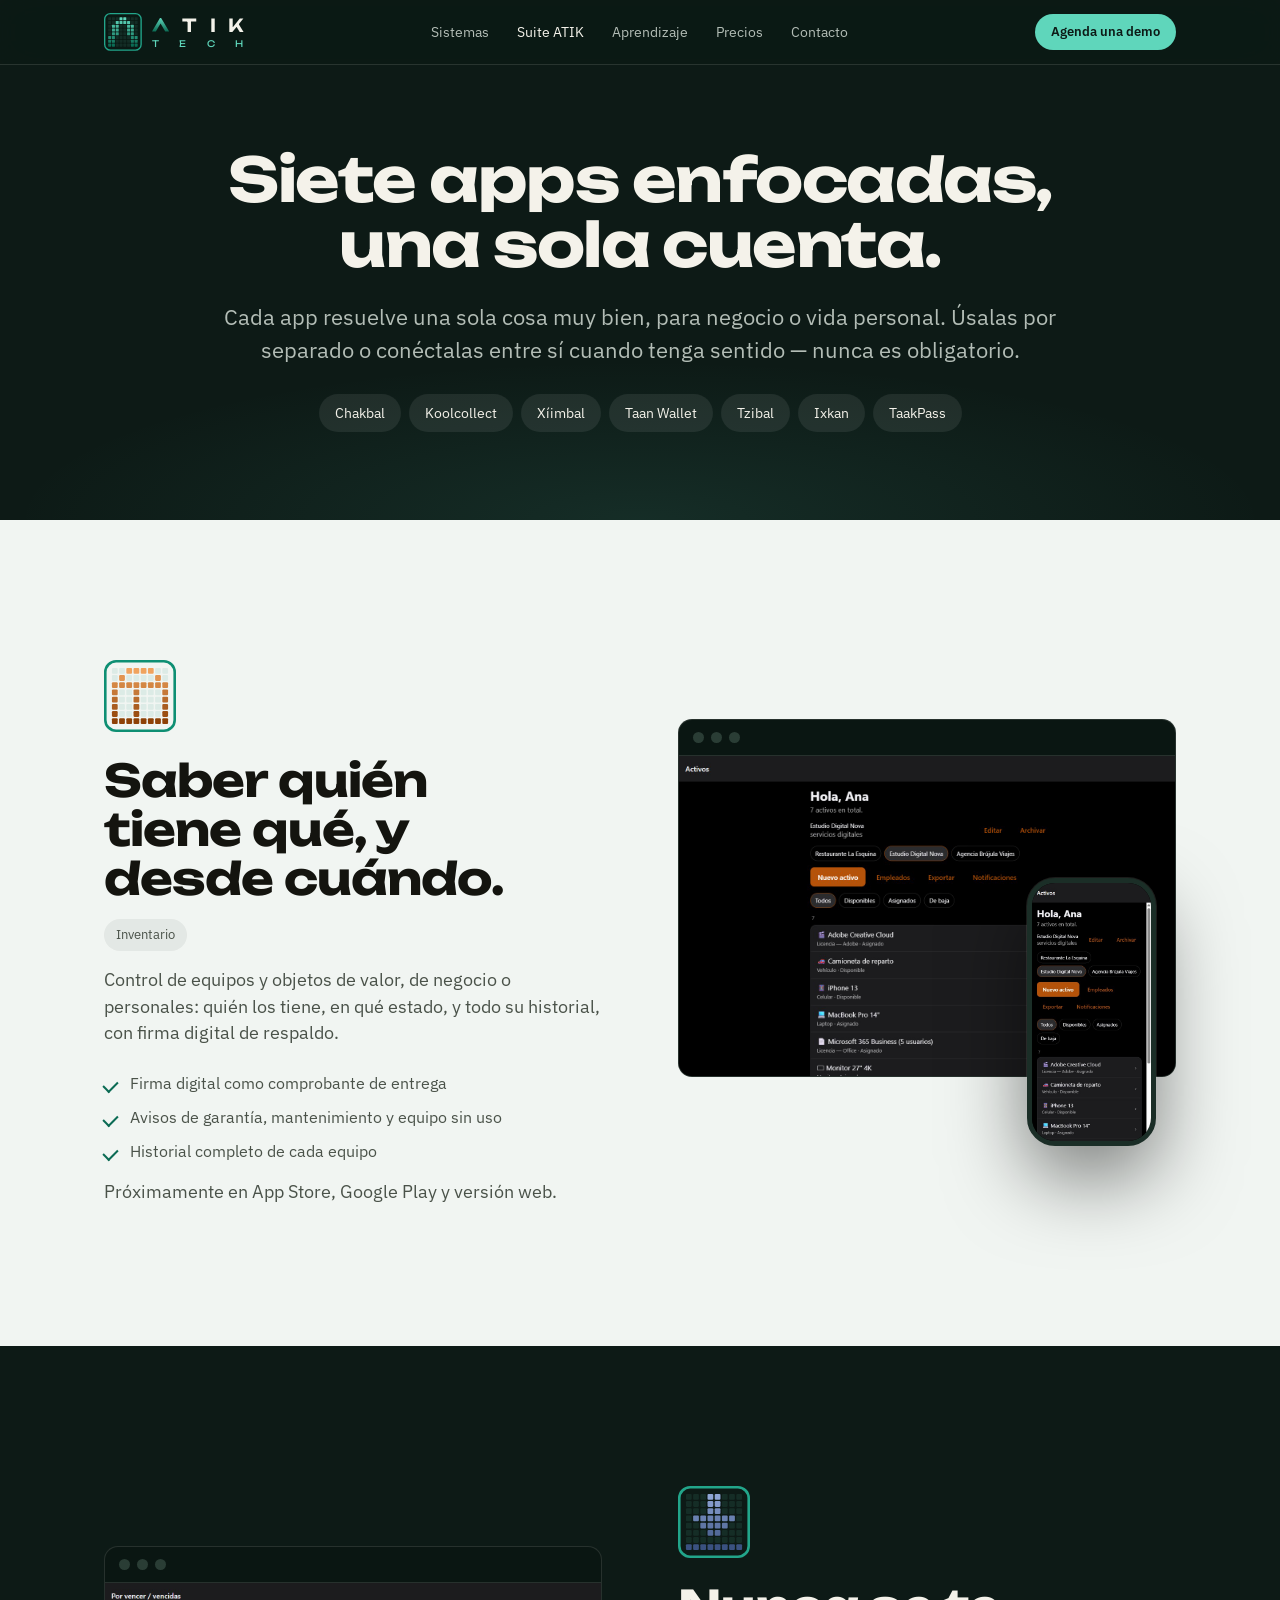
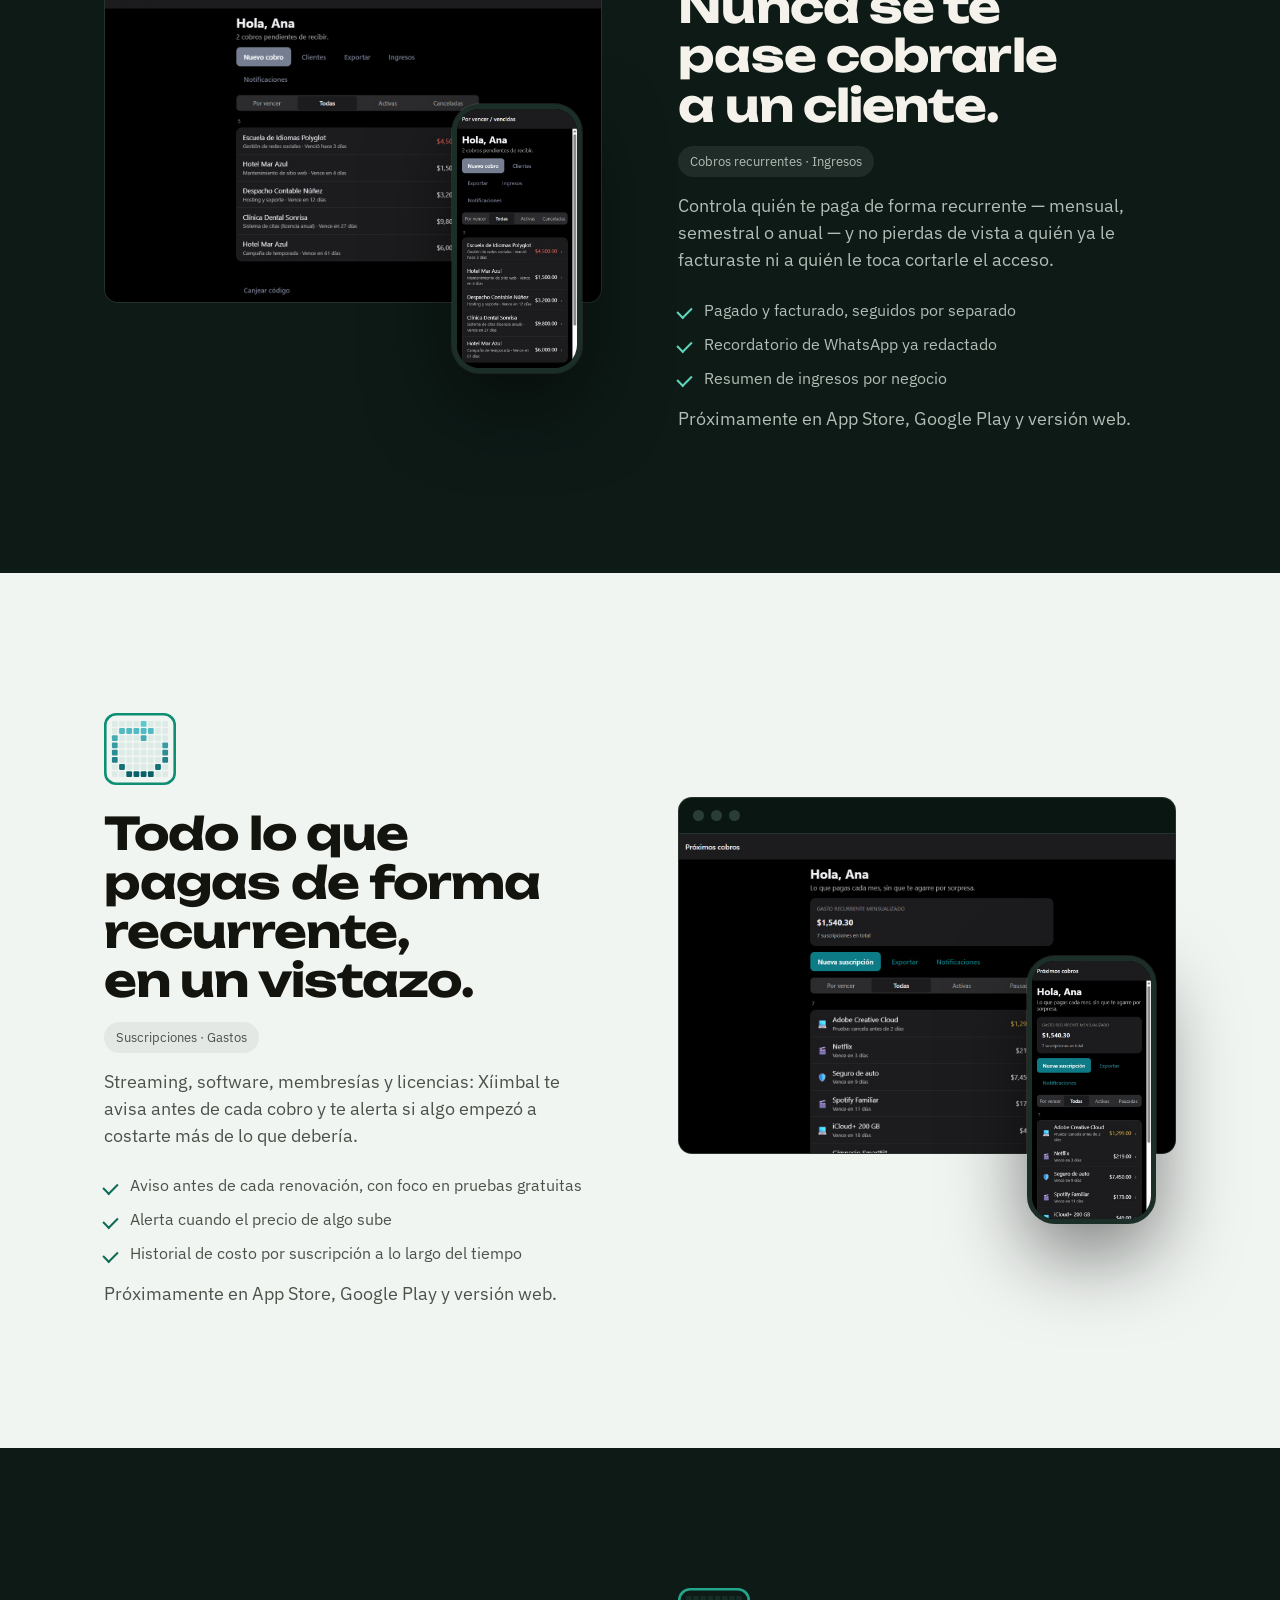
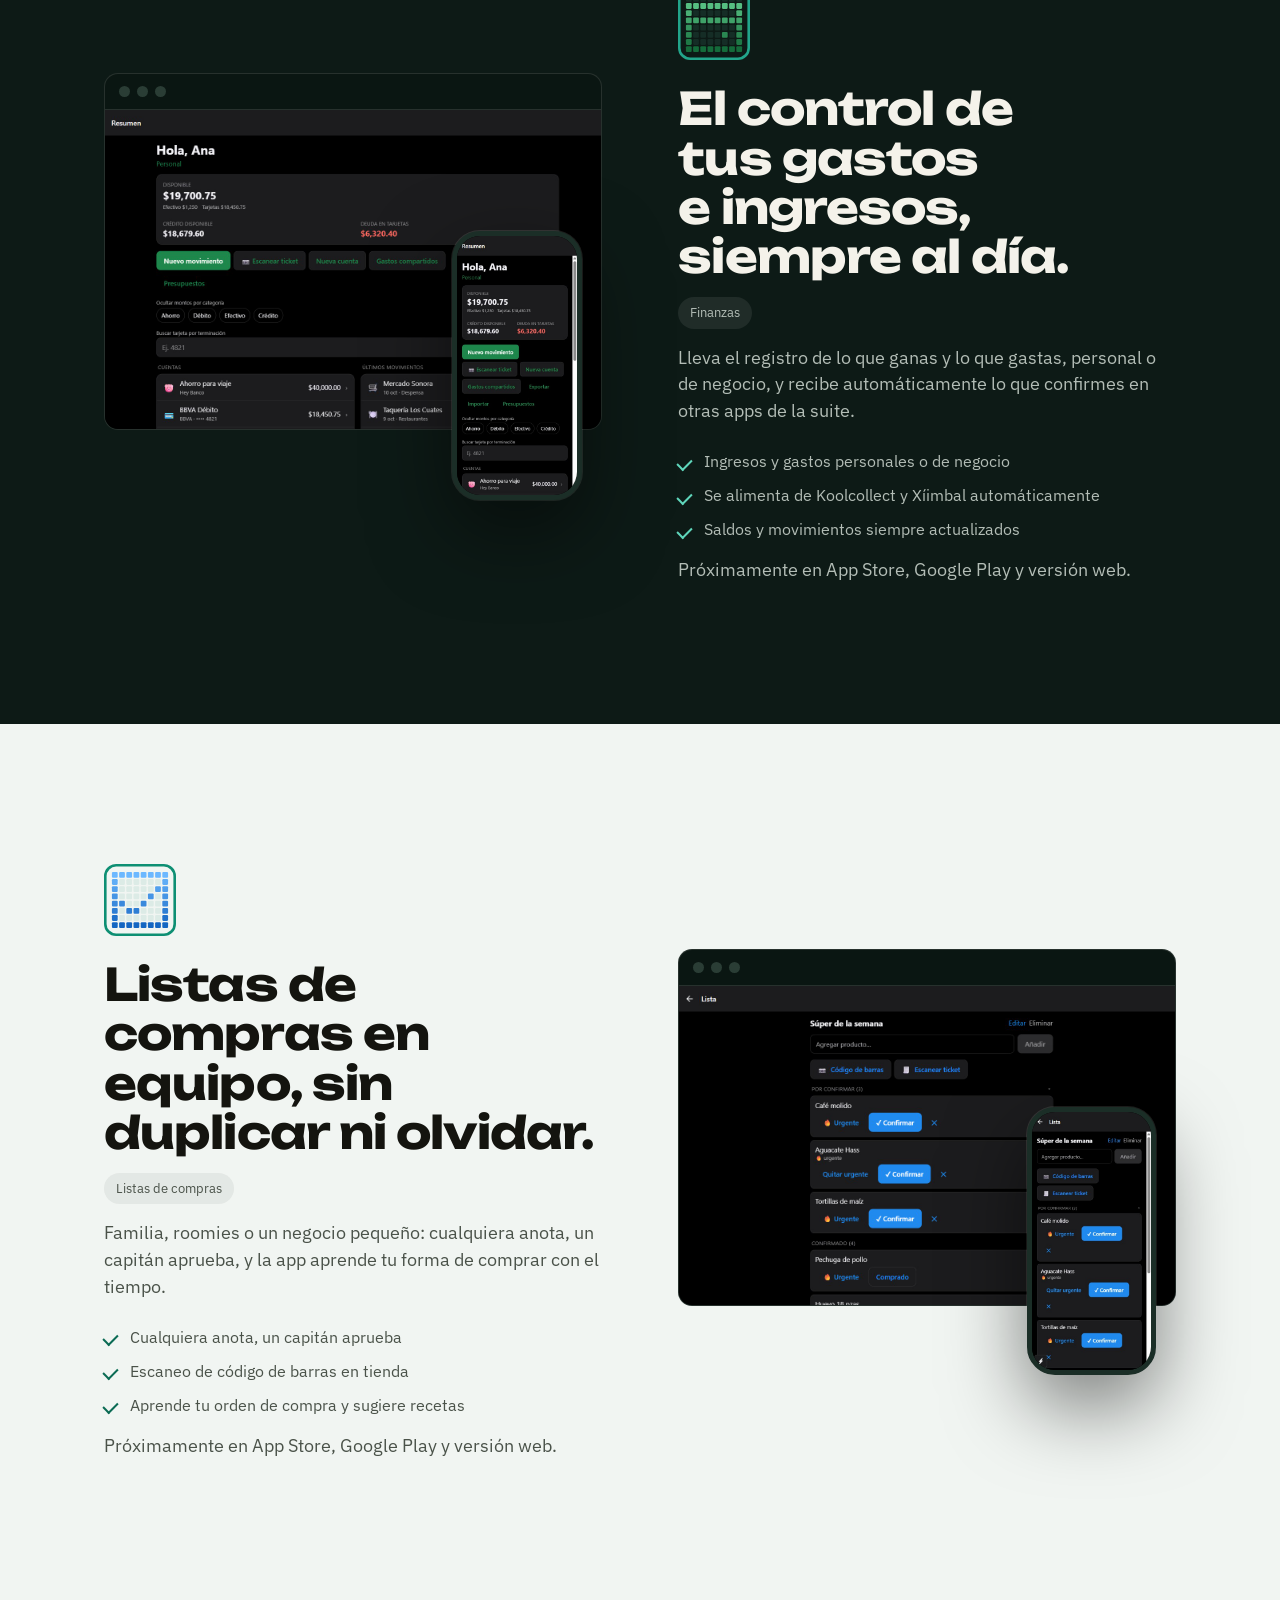
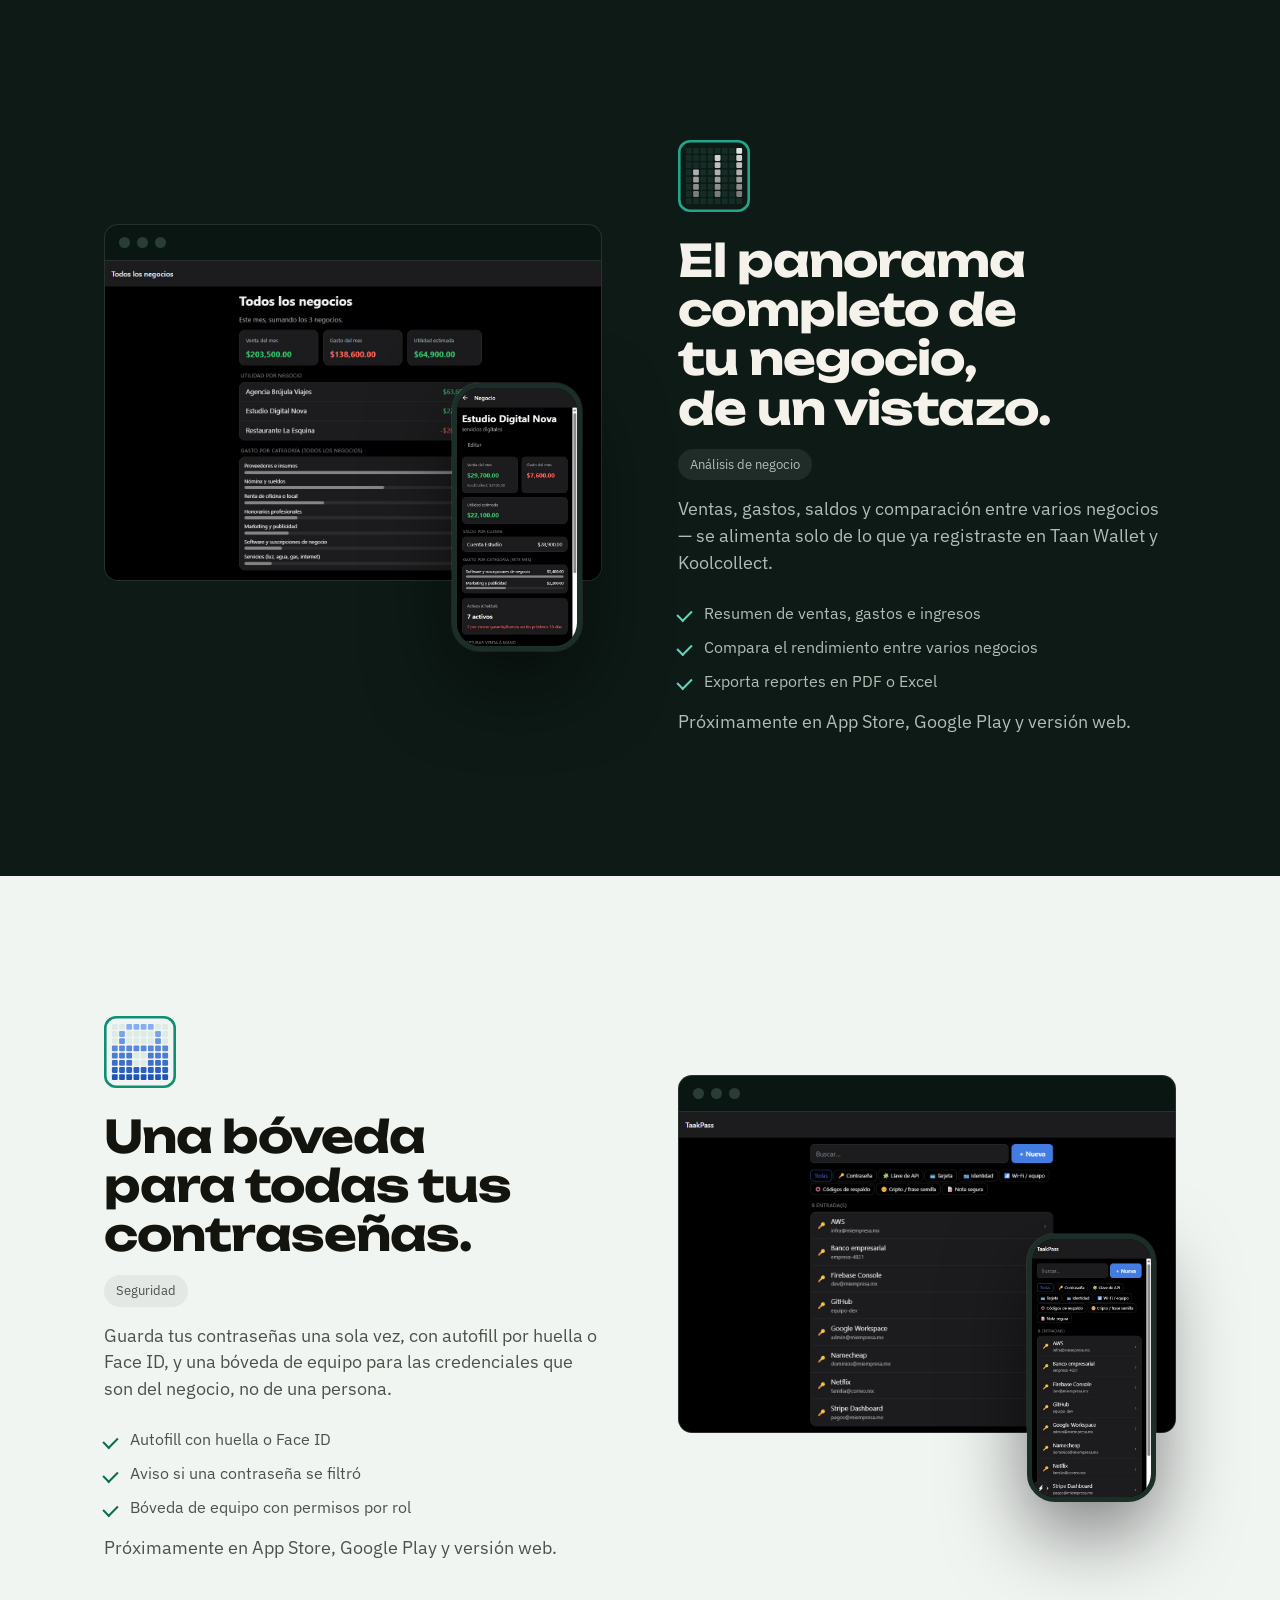
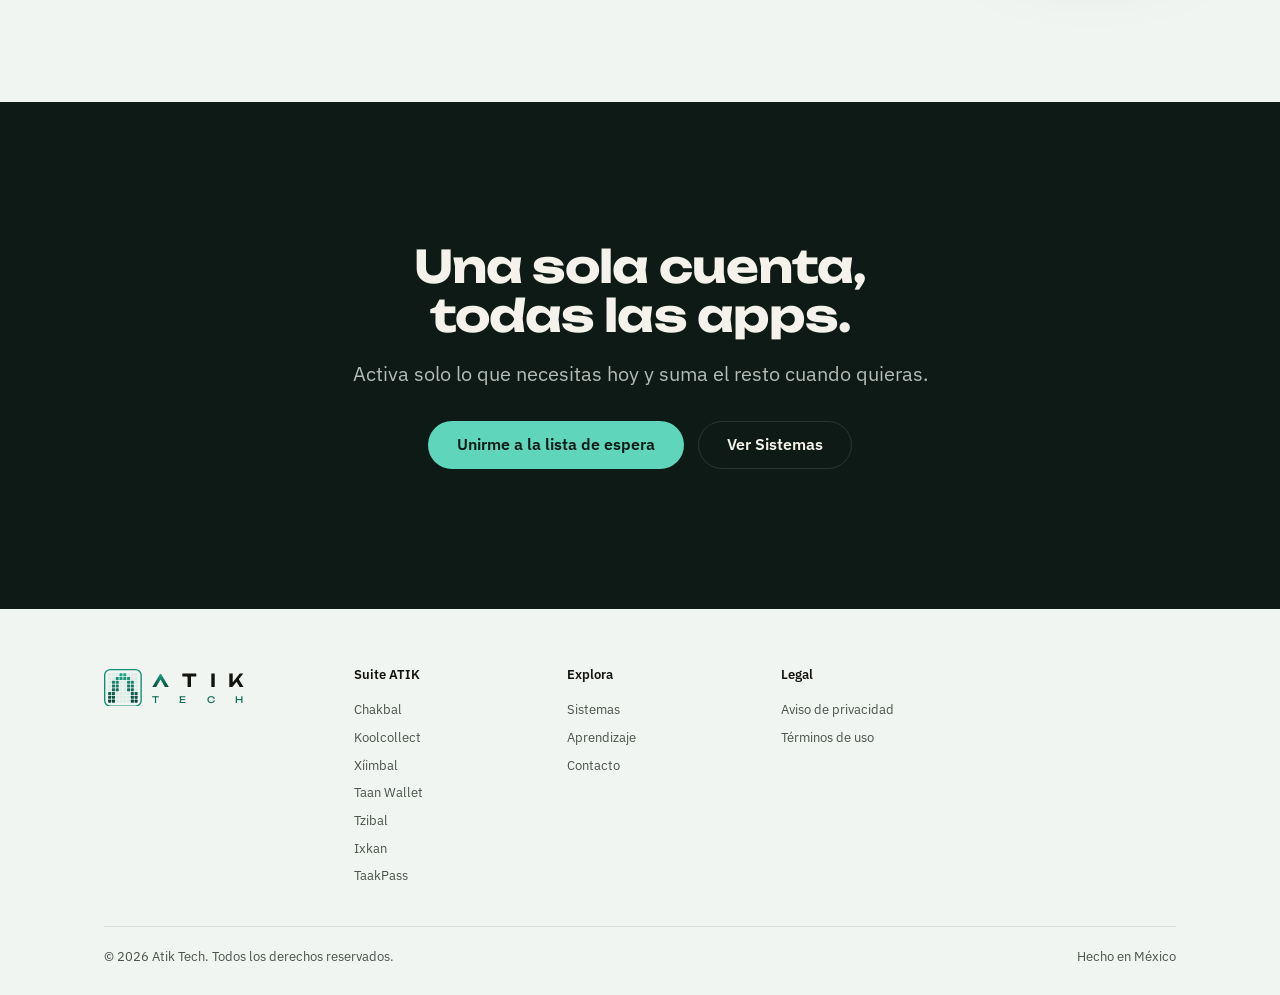
<file: suite.html>
<!DOCTYPE html>
<html lang="es">
<head>
<meta charset="UTF-8">
<meta name="viewport" content="width=device-width, initial-scale=1.0">
<meta name="theme-color" content="#0D1A16">
<title>Suite ATIK — Atik Tech</title>
<meta name="description" content="La Suite ATIK: siete apps enfocadas con una sola cuenta, para negocio y vida personal.">
<meta property="og:title" content="Suite ATIK — Atik Tech">
<meta property="og:description" content="Siete apps enfocadas, una sola cuenta. Para negocio y vida personal.">
<meta property="og:type" content="website">
<link rel="preconnect" href="https://fonts.googleapis.com">
<link rel="preconnect" href="https://fonts.gstatic.com" crossorigin>
<link href="https://fonts.googleapis.com/css2?family=Unbounded:wght@400;600;700&family=IBM+Plex+Sans:wght@400;500;600&family=IBM+Plex+Mono:wght@500&display=swap" rel="stylesheet">
<link rel="stylesheet" href="assets/atik.css">
<link rel="icon" href="assets/favicon.svg" type="image/svg+xml">
<script>document.documentElement.classList.add('js')</script>
</head>
<body>
<a class="skip" href="#contenido">Saltar al contenido</a>

<header>
  <div class="nav wrap">
    <a href="index.html" class="logo" aria-label="Atik Tech, inicio"><svg class="logo-box" data-bitbox="a04" aria-hidden="true"></svg><span class="logo-word" aria-hidden="true"><span class="logo-atik"><svg viewBox="0 0 95 75"><linearGradient id="lam-h" x1="0" y1="0" x2="0" y2="1"><stop offset="0" style="stop-color:var(--bb-hi)"/><stop offset="1" style="stop-color:var(--bb-lo)"/></linearGradient><path fill="url(#lam-h)" d="M0 75L44.28 0H50.72L95 75H73.63L47.5 30.74L21.37 75Z"/></svg><span>T</span><span>I</span><span>K</span></span><span class="logo-tech"><span>T</span><span>E</span><span>C</span><span>H</span></span></span></a>
    <nav class="nav-links" id="navLinks" aria-label="Principal">
      <a href="sistemas.html">Sistemas</a>
      <a href="suite.html" aria-current="page">Suite ATIK</a>
      <a href="aprendizaje.html">Aprendizaje</a>
      <a href="index.html#precios">Precios</a>
      <a href="index.html#contacto">Contacto</a>
    </nav>
    <a href="index.html#contacto" class="nav-cta">Agenda una demo</a>
    <button class="menu-toggle" id="menuToggle" aria-label="Abrir menú" aria-expanded="false">☰</button>
  </div>
</header>

<main id="contenido">

<section class="hero hero-compact">
  <div class="wrap">
    <h1>Siete apps enfocadas, una sola cuenta.</h1>
    <p class="lead">Cada app resuelve una sola cosa muy bien, para negocio o vida personal. Úsalas por separado o conéctalas entre sí cuando tenga sentido — nunca es obligatorio.</p>
    <div class="chips actions jump">
      <a class="chip" href="#chakbal">Chakbal</a>
      <a class="chip" href="#koolcollect">Koolcollect</a>
      <a class="chip" href="#xiimbal">Xíimbal</a>
      <a class="chip" href="#taan-wallet">Taan Wallet</a>
      <a class="chip" href="#tzibal">Tzibal</a>
      <a class="chip" href="#ixkan">Ixkan</a>
      <a class="chip" href="#taakpass">TaakPass</a>
    </div>
  </div>
</section>

<section class="s s-light" id="chakbal">
  <div class="wrap">
    <div class="app-split">
      <div class="reveal">
        <svg class="app-mark" data-bitbox="app:chakbal" aria-hidden="true"></svg>
        <h2>Saber quién tiene qué, y desde cuándo.</h2>
        <div class="chips"><span class="chip">Inventario</span></div>
        <p>Control de equipos y objetos de valor, de negocio o personales: quién los tiene, en qué estado, y todo su historial, con firma digital de respaldo.</p>
        <ul class="facts">
          <li>Firma digital como comprobante de entrega</li>
          <li>Avisos de garantía, mantenimiento y equipo sin uso</li>
          <li>Historial completo de cada equipo</li>
        </ul>
        <p class="soon">Próximamente en App Store, Google Play y versión web.</p>
      </div>
      <div class="reveal">
        <div class="shots">
          <div class="frame">
            <div class="frame-bar" aria-hidden="true"><i></i><i></i><i></i></div>
            <img src="assets/img/chakbal-desktop.jpg" width="1280" height="800" loading="lazy" alt="Chakbal en una computadora: lista de activos de un negocio con laptops, monitores y licencias">
          </div>
          <div class="phone"><img src="assets/img/chakbal-mobile.jpg" width="390" height="844" loading="lazy" alt="Chakbal en un celular: activos del negocio y su estado"></div>
        </div>
      </div>
    </div>
  </div>
</section>

<section class="s s-dark" id="koolcollect">
  <div class="wrap">
    <div class="app-split rev">
      <div class="reveal">
        <svg class="app-mark" data-bitbox="app:koolcollect" aria-hidden="true"></svg>
        <h2>Nunca se te pase cobrarle a un cliente.</h2>
        <div class="chips"><span class="chip">Cobros recurrentes · Ingresos</span></div>
        <p>Controla quién te paga de forma recurrente — mensual, semestral o anual — y no pierdas de vista a quién ya le facturaste ni a quién le toca cortarle el acceso.</p>
        <ul class="facts">
          <li>Pagado y facturado, seguidos por separado</li>
          <li>Recordatorio de WhatsApp ya redactado</li>
          <li>Resumen de ingresos por negocio</li>
        </ul>
        <p class="soon">Próximamente en App Store, Google Play y versión web.</p>
      </div>
      <div class="reveal">
        <div class="shots">
          <div class="frame">
            <div class="frame-bar" aria-hidden="true"><i></i><i></i><i></i></div>
            <img src="assets/img/koolcollect-desktop.jpg" width="1280" height="800" loading="lazy" alt="Koolcollect en una computadora: cobros recurrentes por cliente con sus vencimientos">
          </div>
          <div class="phone"><img src="assets/img/koolcollect-mobile.jpg" width="390" height="844" loading="lazy" alt="Koolcollect en un celular: cobros recurrentes por cliente"></div>
        </div>
      </div>
    </div>
  </div>
</section>

<section class="s s-light" id="xiimbal">
  <div class="wrap">
    <div class="app-split">
      <div class="reveal">
        <svg class="app-mark" data-bitbox="app:xiimbal" aria-hidden="true"></svg>
        <h2>Todo lo que pagas de forma recurrente, en un vistazo.</h2>
        <div class="chips"><span class="chip">Suscripciones · Gastos</span></div>
        <p>Streaming, software, membresías y licencias: Xíimbal te avisa antes de cada cobro y te alerta si algo empezó a costarte más de lo que debería.</p>
        <ul class="facts">
          <li>Aviso antes de cada renovación, con foco en pruebas gratuitas</li>
          <li>Alerta cuando el precio de algo sube</li>
          <li>Historial de costo por suscripción a lo largo del tiempo</li>
        </ul>
        <p class="soon">Próximamente en App Store, Google Play y versión web.</p>
      </div>
      <div class="reveal">
        <div class="shots">
          <div class="frame">
            <div class="frame-bar" aria-hidden="true"><i></i><i></i><i></i></div>
            <img src="assets/img/xiimbal-desktop.jpg" width="1280" height="800" loading="lazy" alt="Xíimbal en una computadora: suscripciones con próximos cobros y gasto mensual">
          </div>
          <div class="phone"><img src="assets/img/xiimbal-mobile.jpg" width="390" height="844" loading="lazy" alt="Xíimbal en un celular: suscripciones con próximos cobros"></div>
        </div>
      </div>
    </div>
  </div>
</section>

<section class="s s-dark" id="taan-wallet">
  <div class="wrap">
    <div class="app-split rev">
      <div class="reveal">
        <svg class="app-mark" data-bitbox="app:taanwallet" aria-hidden="true"></svg>
        <h2>El control de tus gastos e ingresos, siempre al día.</h2>
        <div class="chips"><span class="chip">Finanzas</span></div>
        <p>Lleva el registro de lo que ganas y lo que gastas, personal o de negocio, y recibe automáticamente lo que confirmes en otras apps de la suite.</p>
        <ul class="facts">
          <li>Ingresos y gastos personales o de negocio</li>
          <li>Se alimenta de Koolcollect y Xíimbal automáticamente</li>
          <li>Saldos y movimientos siempre actualizados</li>
        </ul>
        <p class="soon">Próximamente en App Store, Google Play y versión web.</p>
      </div>
      <div class="reveal">
        <div class="shots">
          <div class="frame">
            <div class="frame-bar" aria-hidden="true"><i></i><i></i><i></i></div>
            <img src="assets/img/taanwallet-desktop.jpg" width="1280" height="800" loading="lazy" alt="Taan Wallet en una computadora: saldo disponible, cuentas y últimos movimientos">
          </div>
          <div class="phone"><img src="assets/img/taanwallet-mobile.jpg" width="390" height="844" loading="lazy" alt="Taan Wallet en un celular: saldo disponible y cuentas"></div>
        </div>
      </div>
    </div>
  </div>
</section>

<section class="s s-light" id="tzibal">
  <div class="wrap">
    <div class="app-split">
      <div class="reveal">
        <svg class="app-mark" data-bitbox="app:tzibal" aria-hidden="true"></svg>
        <h2>Listas de compras en equipo, sin duplicar ni olvidar.</h2>
        <div class="chips"><span class="chip">Listas de compras</span></div>
        <p>Familia, roomies o un negocio pequeño: cualquiera anota, un capitán aprueba, y la app aprende tu forma de comprar con el tiempo.</p>
        <ul class="facts">
          <li>Cualquiera anota, un capitán aprueba</li>
          <li>Escaneo de código de barras en tienda</li>
          <li>Aprende tu orden de compra y sugiere recetas</li>
        </ul>
        <p class="soon">Próximamente en App Store, Google Play y versión web.</p>
      </div>
      <div class="reveal">
        <div class="shots">
          <div class="frame">
            <div class="frame-bar" aria-hidden="true"><i></i><i></i><i></i></div>
            <img src="assets/img/tzibal-desktop.jpg" width="1280" height="800" loading="lazy" alt="Tzibal en una computadora: lista de compras compartida con productos por confirmar">
          </div>
          <div class="phone"><img src="assets/img/tzibal-mobile.jpg" width="390" height="844" loading="lazy" alt="Tzibal en un celular: lista de compras con productos por confirmar"></div>
        </div>
      </div>
    </div>
  </div>
</section>

<section class="s s-dark" id="ixkan">
  <div class="wrap">
    <div class="app-split rev">
      <div class="reveal">
        <svg class="app-mark" data-bitbox="app:ixkan" aria-hidden="true"></svg>
        <h2>El panorama completo de tu negocio, de un vistazo.</h2>
        <div class="chips"><span class="chip">Análisis de negocio</span></div>
        <p>Ventas, gastos, saldos y comparación entre varios negocios — se alimenta solo de lo que ya registraste en Taan Wallet y Koolcollect.</p>
        <ul class="facts">
          <li>Resumen de ventas, gastos e ingresos</li>
          <li>Compara el rendimiento entre varios negocios</li>
          <li>Exporta reportes en PDF o Excel</li>
        </ul>
        <p class="soon">Próximamente en App Store, Google Play y versión web.</p>
      </div>
      <div class="reveal">
        <div class="shots">
          <div class="frame">
            <div class="frame-bar" aria-hidden="true"><i></i><i></i><i></i></div>
            <img src="assets/img/ixkan-desktop.jpg" width="1280" height="800" loading="lazy" alt="Ixkan en una computadora: venta, gasto y utilidad de todos los negocios">
          </div>
          <div class="phone"><img src="assets/img/ixkan-mobile.jpg" width="390" height="844" loading="lazy" alt="Ixkan en un celular: resumen de un negocio con venta, gasto y activos"></div>
        </div>
      </div>
    </div>
  </div>
</section>

<section class="s s-light" id="taakpass">
  <div class="wrap">
    <div class="app-split">
      <div class="reveal">
        <svg class="app-mark" data-bitbox="app:taakpass" aria-hidden="true"></svg>
        <h2>Una bóveda para todas tus contraseñas.</h2>
        <div class="chips"><span class="chip">Seguridad</span></div>
        <p>Guarda tus contraseñas una sola vez, con autofill por huella o Face ID, y una bóveda de equipo para las credenciales que son del negocio, no de una persona.</p>
        <ul class="facts">
          <li>Autofill con huella o Face ID</li>
          <li>Aviso si una contraseña se filtró</li>
          <li>Bóveda de equipo con permisos por rol</li>
        </ul>
        <p class="soon">Próximamente en App Store, Google Play y versión web.</p>
      </div>
      <div class="reveal">
        <div class="shots">
          <div class="frame">
            <div class="frame-bar" aria-hidden="true"><i></i><i></i><i></i></div>
            <img src="assets/img/taakpass-desktop.jpg" width="1280" height="800" loading="lazy" alt="TaakPass en una computadora: bóveda con las contraseñas del equipo">
          </div>
          <div class="phone"><img src="assets/img/taakpass-mobile.jpg" width="390" height="844" loading="lazy" alt="TaakPass en un celular: bóveda de contraseñas"></div>
        </div>
      </div>
    </div>
  </div>
</section>

<section class="s s-dark band">
  <div class="wrap">
    <div class="s-head center reveal" style="margin-bottom:0">
      <h2>Una sola cuenta, todas las apps.</h2>
      <p>Activa solo lo que necesitas hoy y suma el resto cuando quieras.</p>
      <div class="actions"><a class="btn btn-primary" href="index.html#precios">Unirme a la lista de espera</a><a class="btn btn-outline" href="sistemas.html">Ver Sistemas</a></div>
    </div>
  </div>
</section>

</main>

<footer>
  <div class="wrap">
    <div class="foot-top">
      <div><a href="index.html" class="logo" aria-label="Atik Tech, inicio"><svg class="logo-box" data-bitbox="a04" aria-hidden="true"></svg><span class="logo-word" aria-hidden="true"><span class="logo-atik"><svg viewBox="0 0 95 75"><linearGradient id="lam-f" x1="0" y1="0" x2="0" y2="1"><stop offset="0" style="stop-color:var(--bb-hi)"/><stop offset="1" style="stop-color:var(--bb-lo)"/></linearGradient><path fill="url(#lam-f)" d="M0 75L44.28 0H50.72L95 75H73.63L47.5 30.74L21.37 75Z"/></svg><span>T</span><span>I</span><span>K</span></span><span class="logo-tech"><span>T</span><span>E</span><span>C</span><span>H</span></span></span></a></div>
      <div>
        <h4>Suite ATIK</h4>
        <a href="#chakbal">Chakbal</a>
        <a href="#koolcollect">Koolcollect</a>
        <a href="#xiimbal">Xíimbal</a>
        <a href="#taan-wallet">Taan Wallet</a>
        <a href="#tzibal">Tzibal</a>
        <a href="#ixkan">Ixkan</a>
        <a href="#taakpass">TaakPass</a>
      </div>
      <div>
        <h4>Explora</h4>
        <a href="sistemas.html">Sistemas</a>
        <a href="aprendizaje.html">Aprendizaje</a>
        <a href="index.html#contacto">Contacto</a>
      </div>
      <div>
        <h4>Legal</h4>
        <a href="/privacidad">Aviso de privacidad</a>
        <a href="/terminos">Términos de uso</a>
      </div>
    </div>
    <div class="foot-bottom">
      <span>© 2026 Atik Tech. Todos los derechos reservados.</span>
      <span>Hecho en México</span>
    </div>
  </div>
</footer>

<script src="assets/bitbox.js"></script>
<script src="assets/site.js"></script>
</body>
</html>
</file>
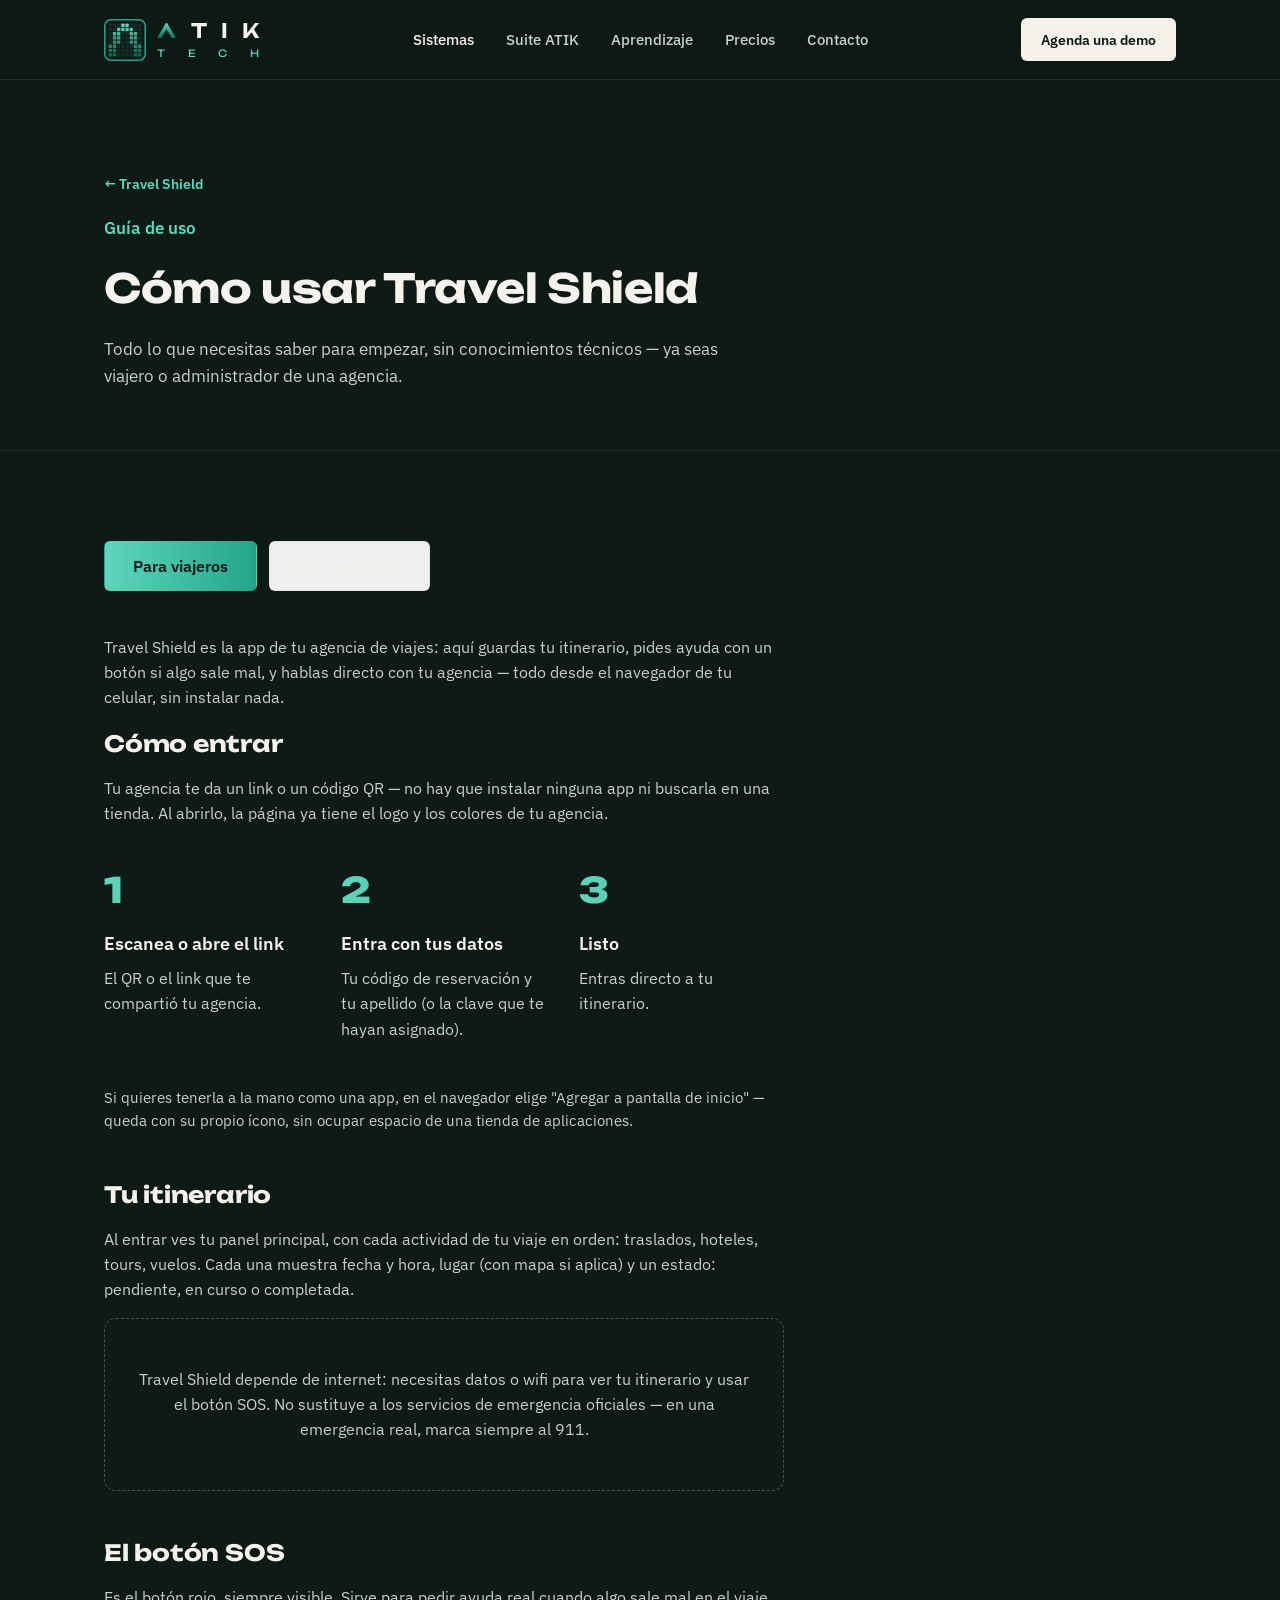
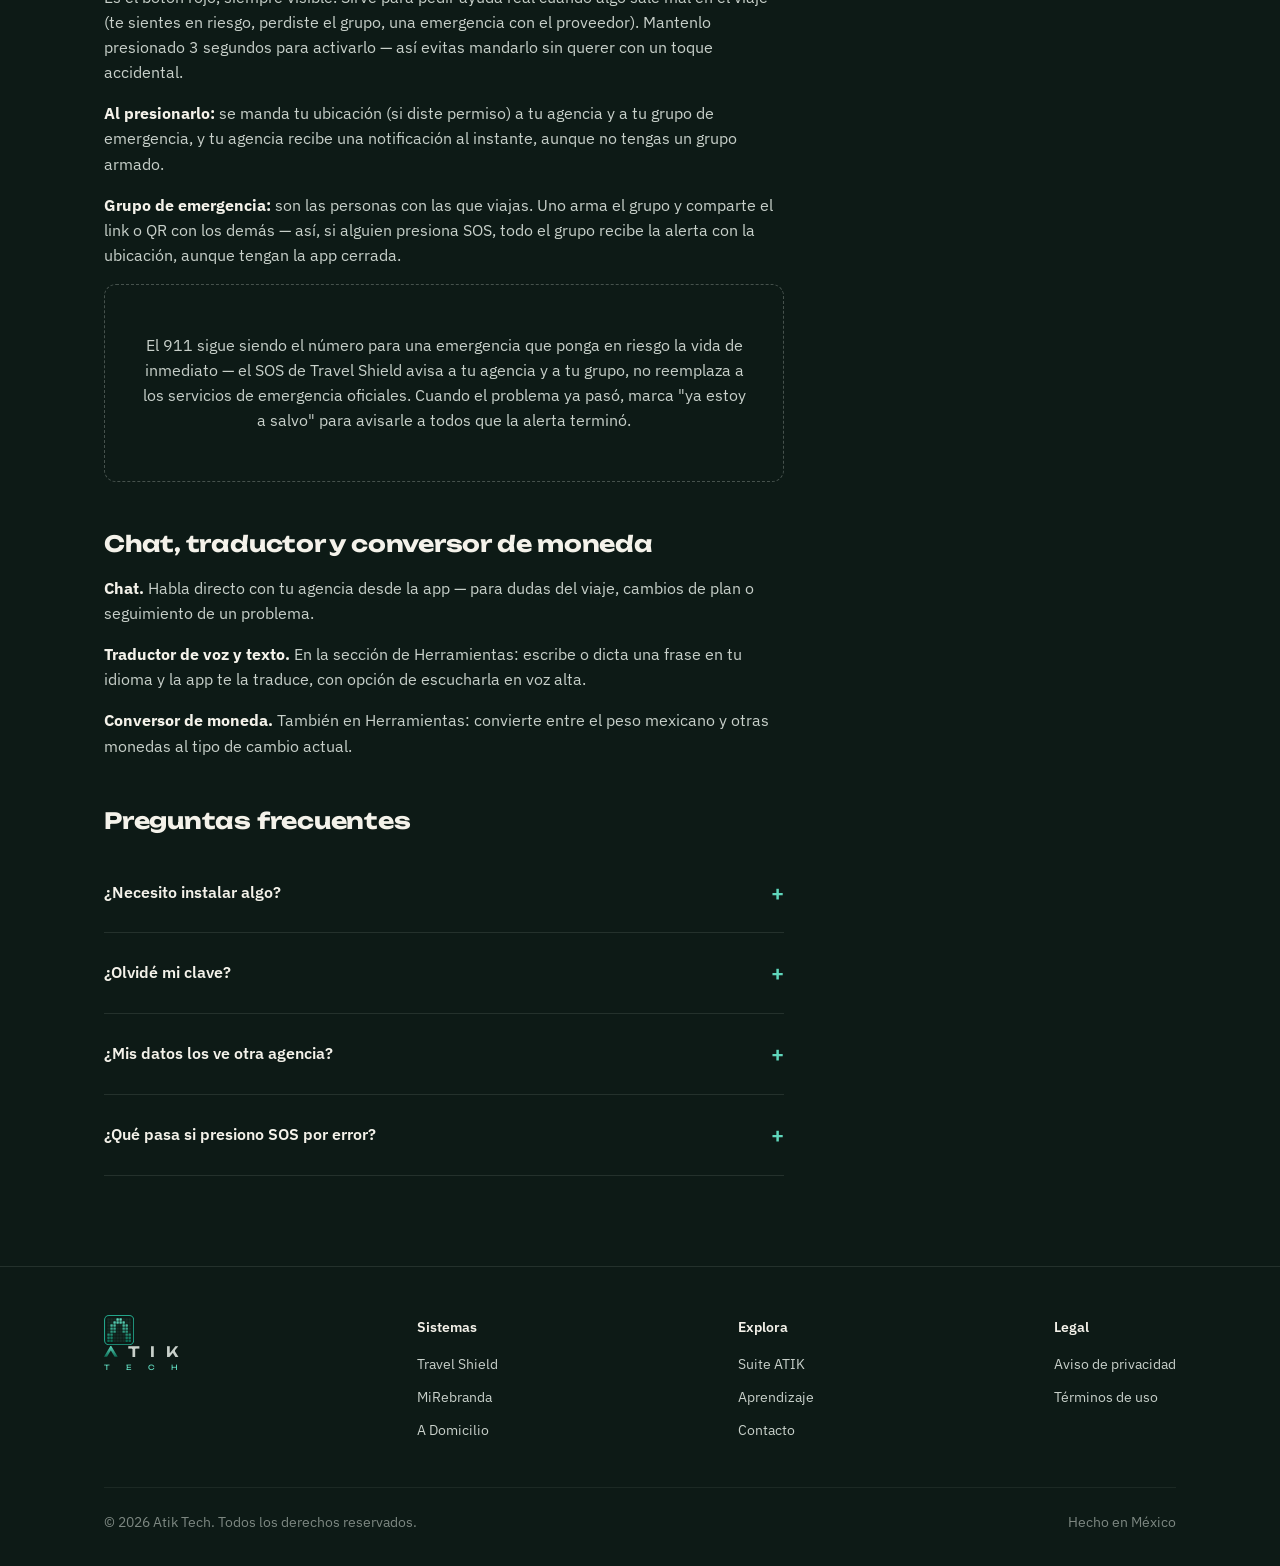
<file: travel-shield-guia.html>
<!DOCTYPE html>
<html lang="es">
<head>
<meta charset="UTF-8">
<meta name="viewport" content="width=device-width, initial-scale=1.0">
<title>Guía de uso — Travel Shield | Atik Tech</title>
<meta name="description" content="Cómo usar Travel Shield: guía para viajeros y para administradores de agencia — login, itinerario, botón SOS, chat, traductor y plan de pago.">
<meta property="og:title" content="Guía de uso — Travel Shield">
<meta property="og:description" content="Cómo usar Travel Shield, explicado paso a paso para viajeros y para agencias.">
<meta property="og:type" content="website">
<link rel="preconnect" href="https://fonts.googleapis.com">
<link rel="preconnect" href="https://fonts.gstatic.com" crossorigin>
<link href="https://fonts.googleapis.com/css2?family=Unbounded:wght@400;600;700&family=IBM+Plex+Sans:wght@400;500;600&family=IBM+Plex+Mono:wght@500&display=swap" rel="stylesheet">
<link rel="stylesheet" href="assets/styles.css">
<link rel="icon" href="assets/favicon.svg" type="image/svg+xml">
<meta name="theme-color" content="#0D1A16">
</head>
<body>

<header>
  <div class="nav wrap">
    <a href="index.html" class="logo" aria-label="Atik Tech, inicio"><svg class="logo-box" data-bitbox="a04" aria-hidden="true"></svg><span class="logo-word" aria-hidden="true"><span class="logo-atik"><svg viewBox="0 0 95 75"><linearGradient id="lam-h" x1="0" y1="0" x2="0" y2="1"><stop offset="0" stop-color="#5FD6BB"/><stop offset="1" stop-color="#0B6B54"/></linearGradient><path fill="url(#lam-h)" d="M0 75L44.28 0H50.72L95 75H73.63L47.5 30.74L21.37 75Z"/></svg><span>T</span><span>I</span><span>K</span></span><span class="logo-tech"><span>T</span><span>E</span><span>C</span><span>H</span></span></span></a>
    <nav class="nav-links" id="navLinks">
      <a href="sistemas.html" class="active">Sistemas</a>
      <a href="suite.html">Suite ATIK</a>
      <a href="aprendizaje.html">Aprendizaje</a>
      <a href="index.html#precios">Precios</a>
      <a href="index.html#contacto">Contacto</a>
    </nav>
    <a href="index.html#contacto" class="nav-cta">Agenda una demo</a>
    <button class="menu-toggle" id="menuToggle" aria-label="Abrir menú" aria-expanded="false">☰</button>
  </div>
</header>

<section class="cat-hero">
  <div class="wrap">
    <p><a href="sistemas.html#travel-shield" style="color:var(--accent-bright);font-size:0.9rem;font-weight:600;">← Travel Shield</a></p>
    <p class="eyebrow" style="margin-top:18px;">Guía de uso</p>
    <h1>Cómo usar Travel Shield</h1>
    <p>Todo lo que necesitas saber para empezar, sin conocimientos técnicos — ya seas viajero o administrador de una agencia.</p>
  </div>
</section>

<section class="section">
  <div class="wrap">

    <div class="tab-switch" role="tablist">
      <button class="btn-secondary tab-btn active" data-tab="viajero" role="tab" aria-selected="true">Para viajeros</button>
      <button class="btn-secondary tab-btn" data-tab="agencia" role="tab" aria-selected="false">Para agencias</button>
    </div>

    <div class="tab-panel prose active" data-panel="viajero">
      <p>Travel Shield es la app de tu agencia de viajes: aquí guardas tu itinerario, pides ayuda con un botón si algo sale mal, y hablas directo con tu agencia — todo desde el navegador de tu celular, sin instalar nada.</p>

      <h2>Cómo entrar</h2>
      <p>Tu agencia te da un link o un código QR — no hay que instalar ninguna app ni buscarla en una tienda. Al abrirlo, la página ya tiene el logo y los colores de tu agencia.</p>
      <div class="steps">
        <div class="step"><h3>Escanea o abre el link</h3><p>El QR o el link que te compartió tu agencia.</p></div>
        <div class="step"><h3>Entra con tus datos</h3><p>Tu código de reservación y tu apellido (o la clave que te hayan asignado).</p></div>
        <div class="step"><h3>Listo</h3><p>Entras directo a tu itinerario.</p></div>
      </div>
      <p style="margin-top:28px;color:var(--text-muted);font-size:0.92rem;">Si quieres tenerla a la mano como una app, en el navegador elige "Agregar a pantalla de inicio" — queda con su propio ícono, sin ocupar espacio de una tienda de aplicaciones.</p>

      <h2>Tu itinerario</h2>
      <p>Al entrar ves tu panel principal, con cada actividad de tu viaje en orden: traslados, hoteles, tours, vuelos. Cada una muestra fecha y hora, lugar (con mapa si aplica) y un estado: pendiente, en curso o completada.</p>
      <div class="proof-note">Travel Shield depende de internet: necesitas datos o wifi para ver tu itinerario y usar el botón SOS. No sustituye a los servicios de emergencia oficiales — en una emergencia real, marca siempre al 911.</div>

      <h2>El botón SOS</h2>
      <p>Es el botón rojo, siempre visible. Sirve para pedir ayuda real cuando algo sale mal en el viaje (te sientes en riesgo, perdiste el grupo, una emergencia con el proveedor). Mantenlo presionado 3 segundos para activarlo — así evitas mandarlo sin querer con un toque accidental.</p>
      <p><b style="color:var(--text);">Al presionarlo:</b> se manda tu ubicación (si diste permiso) a tu agencia y a tu grupo de emergencia, y tu agencia recibe una notificación al instante, aunque no tengas un grupo armado.</p>
      <p><b style="color:var(--text);">Grupo de emergencia:</b> son las personas con las que viajas. Uno arma el grupo y comparte el link o QR con los demás — así, si alguien presiona SOS, todo el grupo recibe la alerta con la ubicación, aunque tengan la app cerrada.</p>
      <div class="proof-note">El 911 sigue siendo el número para una emergencia que ponga en riesgo la vida de inmediato — el SOS de Travel Shield avisa a tu agencia y a tu grupo, no reemplaza a los servicios de emergencia oficiales. Cuando el problema ya pasó, marca "ya estoy a salvo" para avisarle a todos que la alerta terminó.</div>

      <h2>Chat, traductor y conversor de moneda</h2>
      <p><b style="color:var(--text);">Chat.</b> Habla directo con tu agencia desde la app — para dudas del viaje, cambios de plan o seguimiento de un problema.</p>
      <p><b style="color:var(--text);">Traductor de voz y texto.</b> En la sección de Herramientas: escribe o dicta una frase en tu idioma y la app te la traduce, con opción de escucharla en voz alta.</p>
      <p><b style="color:var(--text);">Conversor de moneda.</b> También en Herramientas: convierte entre el peso mexicano y otras monedas al tipo de cambio actual.</p>

      <h2>Preguntas frecuentes</h2>
      <details class="faq-item">
        <summary>¿Necesito instalar algo?</summary>
        <p>No. Es una página web que funciona igual en Android o iPhone; agregarla a tu pantalla de inicio es opcional.</p>
      </details>
      <details class="faq-item">
        <summary>¿Olvidé mi clave?</summary>
        <p>Pide a tu agencia que te la reestablezca desde su panel — ellos pueden generarte una nueva en el momento.</p>
      </details>
      <details class="faq-item">
        <summary>¿Mis datos los ve otra agencia?</summary>
        <p>No. Cada agencia solo ve a sus propios viajeros.</p>
      </details>
      <details class="faq-item">
        <summary>¿Qué pasa si presiono SOS por error?</summary>
        <p>Suelta el botón antes de que se cumplan los 3 segundos y no se manda nada. Si ya se envió, marca "ya estoy a salvo" para avisarle a tu grupo que fue una falsa alarma.</p>
      </details>
    </div>

    <div class="tab-panel prose" data-panel="agencia">
      <p>El panel de agencia es donde subes itinerarios, ves los chats y las alertas SOS de tus viajeros, y gestionas tu plan de Travel Shield.</p>

      <h2>Cómo entrar y tu marca</h2>
      <p>Entras por la misma página de login que tus viajeros, pero con las credenciales que te dio Travel Shield (un código de administrador y una clave). Al entrar, en vez de un itinerario ves tu panel de agencia.</p>
      <p>Desde "Personalización" puedes poner el nombre, logo y colores de tu agencia — eso es lo que ven tus viajeros desde el momento en que abren su link o QR, no la marca de Travel Shield. También ahí generas una nueva contraseña si alguna vez la necesitas cambiar.</p>

      <h2>Dar de alta viajeros</h2>
      <p>En la tarjeta "Itinerarios" del panel, sube el PDF de la reservación del viajero:</p>
      <div class="steps">
        <div class="step"><h3>Sube el PDF</h3><p>La IA lee y arma cada actividad: traslados, hoteles, tours, con fecha, hora y lugar.</p></div>
        <div class="step"><h3>Complementarios</h3><p>Si el viajero ya existía, la numeración continúa donde iba — no se reinicia ni se duplica.</p></div>
        <div class="step"><h3>Validación</h3><p>Un PDF sin datos de viaje reconocibles te avisa, en vez de darse por bueno con cero actividades.</p></div>
      </div>
      <p style="margin-top:28px;color:var(--text-muted);font-size:0.92rem;">El viajero entra con el código de reservación y su apellido (o una clave que le generes desde la tarjeta "Viajeros", donde también puedes buscarlo y resetearle la contraseña si la olvida).</p>

      <h2>Chats, feedback y SOS</h2>
      <p><b style="color:var(--text);">Chats.</b> Cada viajero tiene un hilo directo contigo. Un punto rojo junto a "Admin" en la navegación avisa que hay mensajes sin leer, se vea la pantalla que se vea.</p>
      <p><b style="color:var(--text);">Feedback.</b> Las opiniones que dejan tus viajeros aparecen en su propia tarjeta; el botón "Responder por chat" abre directo el hilo con esa persona.</p>
      <p><b style="color:var(--text);">SOS.</b> Si activas las alertas de tu agencia (desde "Personalización"), te llega una notificación push en cuanto un viajero presiona SOS — tenga o no un grupo armado. El historial completo queda en "Reportes".</p>

      <h2>Tu plan y el pago</h2>
      <p>En "Mi Plan" ves tu plan actual, cuántos viajes llevas usados este mes y las opciones para subir de plan. Al elegir uno, la app te manda a una página de pago segura de Stripe — no se guarda ningún dato de tarjeta dentro de Travel Shield.</p>
      <div class="proof-note">Si ya tienes una suscripción activa y cambias de plan (subir o bajar), antes de aplicarlo la app te muestra el monto exacto que se te va a cobrar o abonar por el ajuste, para que confirmes antes de que se cobre nada.</div>
    </div>

  </div>
</section>

<footer>
  <div class="wrap">
    <div class="footer-top">
      <div class="footer-col">
        <a href="index.html" class="logo" aria-label="Atik Tech, inicio"><svg class="logo-box" data-bitbox="a04" aria-hidden="true"></svg><span class="logo-word" aria-hidden="true"><span class="logo-atik"><svg viewBox="0 0 95 75"><linearGradient id="lam-f" x1="0" y1="0" x2="0" y2="1"><stop offset="0" stop-color="#5FD6BB"/><stop offset="1" stop-color="#0B6B54"/></linearGradient><path fill="url(#lam-f)" d="M0 75L44.28 0H50.72L95 75H73.63L47.5 30.74L21.37 75Z"/></svg><span>T</span><span>I</span><span>K</span></span><span class="logo-tech"><span>T</span><span>E</span><span>C</span><span>H</span></span></span></a>
      </div>
      <div class="footer-col">
        <h4>Sistemas</h4>
        <a href="sistemas.html#travel-shield">Travel Shield</a>
        <a href="sistemas.html#mirebranda">MiRebranda</a>
        <a href="sistemas.html#a-domicilio">A Domicilio</a>
      </div>
      <div class="footer-col">
        <h4>Explora</h4>
        <a href="suite.html">Suite ATIK</a>
        <a href="aprendizaje.html">Aprendizaje</a>
        <a href="index.html#contacto">Contacto</a>
      </div>
      <div class="footer-col">
        <h4>Legal</h4>
        <a href="/privacidad">Aviso de privacidad</a>
        <a href="/terminos">Términos de uso</a>
      </div>
    </div>
    <div class="footer-bottom">
      <span>© 2026 Atik Tech. Todos los derechos reservados.</span>
      <span>Hecho en México</span>
    </div>
  </div>
</footer>

<script src="assets/bitbox.js"></script>
<script src="assets/site.js"></script>
</body>
</html>
</file>
<file: assets/atik.css>
/* Atik Tech — sistema de diseño compartido (home y landings).
   Paleta Jade, Unbounded + IBM Plex, secciones que alternan oscuro/claro. */
:root {
  /* Marca Atik Tech · paleta Jade (ver kit de marca) */
  --bg: #0d1a16; /* negro + 9 % jade */
  --bg-2: #13241e;
  --bg-3: #1a2e27;
  --accent-bright: #5fd6bb; /* jade brillante: acentos sobre oscuro */
  --accent-ink: #0b6b54; /* jade profundo: legible sobre claro (AA) */
  --accent-deep: #0e8f73; /* jade */
  --paper: #f1f5f2;
  --text: #f4f2ea; /* hueso */
  --ink: #14140f;
  --ink-2: #4a5249;
  --mute: #b3bdb6;
  --line-dark: rgba(244, 242, 234, 0.12);
  --line-light: rgba(13, 26, 22, 0.1);
  --font: 'IBM Plex Sans', system-ui, -apple-system, 'Segoe UI', Roboto, sans-serif;
  --display: 'Unbounded', 'IBM Plex Sans', system-ui, sans-serif;
  --mono: 'IBM Plex Mono', ui-monospace, Consolas, monospace;
  --max: 1120px;
  --nav-h: 64px;
  /* Caja de bits (oscuro por defecto; las zonas claras la redefinen) */
  --bb-frame: #22a58a;
  --bb-hi: #5fd6bb;
  --bb-lo: #0b6b54;
  --bb-off: rgba(95, 214, 187, 0.1);
}
* {
  box-sizing: border-box;
  margin: 0;
  padding: 0;
}
html {
  scroll-behavior: smooth;
  scroll-padding-top: var(--nav-h);
  -webkit-text-size-adjust: 100%;
}
body {
  background: var(--bg);
  color: var(--mute);
  font-family: var(--font);
  line-height: 1.5;
  -webkit-font-smoothing: antialiased;
  text-rendering: optimizeLegibility;
}
a {
  color: inherit;
  text-decoration: none;
}
img,
svg {
  max-width: 100%;
  display: block;
}
button {
  font: inherit;
}
:focus-visible {
  outline: 2px solid var(--accent-bright);
  outline-offset: 3px;
}
.wrap {
  max-width: var(--max);
  margin: 0 auto;
  padding: 0 24px;
}
.skip {
  position: absolute;
  left: -999px;
}
.skip:focus {
  left: 12px;
  top: 12px;
  z-index: 100;
  background: var(--text);
  color: var(--ink);
  padding: 8px 14px;
  border-radius: 8px;
}

/* ---------- tipografía ---------- */
h1,
h2 {
  font-family: var(--display);
  font-weight: 700;
  letter-spacing: -0.02em;
  color: var(--text);
}
h3,
h4 {
  font-family: var(--font);
  font-weight: 600;
  letter-spacing: -0.01em;
  color: var(--text);
}
h1,
h2,
h3 {
  text-wrap: balance;
}
h1 {
  font-size: clamp(2.2rem, 5.4vw, 3.8rem);
  line-height: 1.06;
  letter-spacing: -0.025em;
}
h2 {
  font-size: clamp(1.75rem, 4vw, 2.8rem);
  line-height: 1.1;
}
h3 {
  font-size: clamp(1.35rem, 2.4vw, 1.75rem);
  line-height: 1.2;
  letter-spacing: -0.02em;
}
.lead {
  font-size: clamp(1.1rem, 2vw, 1.4rem);
  line-height: 1.45;
  max-width: 40em;
}
.center {
  text-align: center;
}
.center .lead,
.center > p {
  margin-left: auto;
  margin-right: auto;
}

/* ---------- secciones alternas ---------- */
.s {
  padding: clamp(72px, 11vw, 140px) 0;
}
.s-dark {
  background: var(--bg);
  color: var(--mute);
}
.s-light {
  background: var(--paper);
  color: var(--ink-2);
}
.s-light h1,
.s-light h2,
.s-light h3,
.s-light h4 {
  color: var(--ink);
}
.s-head {
  max-width: 760px;
  margin-bottom: clamp(40px, 6vw, 72px);
}
.s-head p {
  margin-top: 18px;
  font-size: clamp(1.05rem, 1.8vw, 1.25rem);
  line-height: 1.5;
}
.s-head.center {
  margin-left: auto;
  margin-right: auto;
}

/* ---------- navegación ---------- */
header {
  position: sticky;
  top: 0;
  z-index: 50;
  background: rgba(13, 26, 22, 0.72);
  -webkit-backdrop-filter: saturate(180%) blur(20px);
  backdrop-filter: saturate(180%) blur(20px);
  border-bottom: 1px solid var(--line-dark);
}
.nav {
  height: var(--nav-h);
  display: flex;
  align-items: center;
  justify-content: space-between;
  gap: 24px;
}
/* Logotipo: caja de bits + ATIK / TECH, las dos palabras al mismo ancho (kit de marca §1) */
.logo {
  display: inline-flex;
  align-items: center;
  gap: 0.55em;
  font-family: var(--display);
  font-size: 18px;
  line-height: 1;
  color: var(--text);
}
.logo-box {
  width: 2.1em;
  height: 2.1em;
  flex: none;
}
.logo-word {
  display: grid;
  gap: 0.32em;
  width: 5.1em;
}
.logo-word > span {
  display: flex;
  justify-content: space-between;
  align-items: baseline;
}
.logo-atik {
  font-weight: 600;
}
.logo-atik svg {
  width: 0.95em;
  height: 0.75em;
  display: inline-block;
  max-width: none;
}
.logo-tech {
  font-weight: 400;
  font-size: 0.5em;
  color: var(--accent-bright);
}
.nav-links {
  display: flex;
  gap: 28px;
  font-size: 0.85rem;
}
.nav-links a {
  color: var(--mute);
  transition: color 0.2s;
}
.nav-links a:hover,
.nav-links a[aria-current] {
  color: var(--text);
}
.nav-cta {
  background: var(--accent-bright);
  color: var(--bg);
  font-size: 0.82rem;
  font-weight: 600;
  padding: 8px 16px;
  border-radius: 999px;
  white-space: nowrap;
}
.menu-toggle {
  display: none;
  background: none;
  border: 0;
  color: var(--text);
  font-size: 1.5rem;
  line-height: 1;
  padding: 10px;
  min-width: 44px;
  min-height: 44px;
  cursor: pointer;
}

/* ---------- botones ---------- */
.btn {
  display: inline-flex;
  align-items: center;
  justify-content: center;
  min-height: 48px;
  padding: 0 28px;
  border-radius: 999px;
  font-weight: 600;
  font-size: 1.02rem;
  border: 1px solid transparent;
  cursor: pointer;
  transition:
    transform 0.2s,
    background 0.2s,
    opacity 0.2s;
}
.btn:hover {
  transform: translateY(-1px);
}
.btn-primary {
  background: var(--accent-bright);
  color: var(--bg);
}
.btn-primary:hover {
  background: #86e3ce;
}
.btn-dark {
  background: var(--bg);
  color: var(--text);
}
.btn-dark:hover {
  background: var(--bg-3);
}
.btn-outline {
  border-color: var(--line-dark);
  color: var(--text);
}
.btn-outline:hover {
  background: rgba(255, 255, 255, 0.06);
}
.btn-outline-light {
  border-color: var(--line-light);
  color: var(--ink);
}
.btn-outline-light:hover {
  background: rgba(13, 26, 22, 0.05);
}
.btn[aria-disabled='true'] {
  opacity: 0.5;
  pointer-events: none;
}
.link-more {
  display: inline-block;
  padding: 10px 0;
  font-weight: 600;
  color: var(--accent-bright);
}
.link-more::after {
  content: ' ›';
}
.s-light .link-more {
  color: var(--accent-ink);
}
.link-more:hover {
  text-decoration: underline;
}
.actions {
  display: flex;
  flex-wrap: wrap;
  gap: 14px;
  justify-content: center;
}

/* ---------- hero ---------- */
.hero-box {
  display: grid;
  justify-items: center;
  gap: 10px;
  margin: 0 auto clamp(20px, 3vw, 32px);
}
.hero-box svg {
  width: clamp(96px, 12vw, 132px);
  height: auto;
}
.hero-box figcaption {
  font-family: var(--mono);
  font-size: 0.72rem;
  letter-spacing: 0.14em;
  text-transform: uppercase;
  color: var(--accent-bright);
  min-height: 1em;
}

.hero {
  padding-top: clamp(48px, 6.5vw, 88px);
  text-align: center;
  position: relative;
  overflow: hidden;
  background:
    radial-gradient(
      ellipse 70% 50% at 50% 100%,
      rgba(95, 214, 187, 0.1),
      transparent 70%
    ),
    var(--bg);
}
.hero h1 {
  max-width: 14em;
  margin: 0 auto;
}
.hero .lead {
  margin: 24px auto 0;
}
.hero .actions {
  margin-top: 28px;
}
.hero .trust {
  margin-top: 22px;
  font-size: 0.85rem;
  color: var(--mute);
}
.stage {
  position: relative;
  margin: clamp(36px, 5vw, 60px) auto 0;
  max-width: 1000px;
  padding: 0 24px;
  -webkit-mask-image: linear-gradient(#000 62%, transparent);
  mask-image: linear-gradient(#000 62%, transparent);
}
.frame {
  border-radius: 14px 14px 0 0;
  background: #0a1612;
  border: 1px solid var(--line-dark);
  border-bottom: 0;
  overflow: hidden;
}
.frame-bar {
  display: flex;
  gap: 7px;
  padding: 12px 14px;
  border-bottom: 1px solid var(--line-dark);
}
.frame-bar i {
  width: 11px;
  height: 11px;
  border-radius: 50%;
  background: #2a3d35;
}
.frame img {
  width: calc(100% + 15px); /* recorta la barra de scroll de la captura */
  max-width: none;
  height: auto;
}
.phone {
  position: absolute;
  right: 6%;
  bottom: -14%;
  width: 24%;
  min-width: 120px;
  border-radius: 28px;
  border: 5px solid #1b2e27;
  background: #000;
  overflow: hidden;
  box-shadow:
    0 30px 80px rgba(0, 0, 0, 0.5),
    0 0 0 1px var(--line-dark);
}
.phone img {
  width: 100%;
  height: auto;
}

/* ---------- tarjetas / bento ---------- */
.bento {
  display: grid;
  grid-template-columns: repeat(3, 1fr);
  gap: 20px;
}
.card {
  background: var(--text);
  border: 1px solid var(--line-light);
  border-radius: 28px;
  padding: clamp(28px, 3.4vw, 44px);
  display: flex;
  flex-direction: column;
  gap: 16px;
  min-height: 380px;
  transition:
    transform 0.3s,
    box-shadow 0.3s;
}
.card:hover {
  transform: translateY(-4px);
  box-shadow: 0 24px 48px rgba(13, 26, 22, 0.1);
}
.card p {
  color: var(--ink-2);
}
.card .chips {
  margin-top: auto;
}
.card.dark {
  background: var(--bg);
  border-color: var(--bg);
}
.card.dark h3 {
  color: var(--text);
}
.card.dark p {
  color: var(--mute);
}
.card.dark .link-more {
  color: var(--accent-bright);
}
.chips {
  display: flex;
  flex-wrap: wrap;
  gap: 8px;
}
.chip {
  font-size: 0.8rem;
  padding: 6px 12px;
  border-radius: 999px;
  background: rgba(13, 26, 22, 0.06);
  color: var(--ink-2);
}
.card.dark .chip,
.s-dark .chip {
  background: rgba(255, 255, 255, 0.08);
  color: var(--mute);
}

/* ---------- pasos y valores ---------- */
.cols3 {
  display: grid;
  grid-template-columns: repeat(3, 1fr);
  gap: clamp(28px, 4vw, 56px);
}
.step .num {
  font-size: clamp(3.5rem, 7vw, 5.5rem);
  font-weight: 700;
  letter-spacing: -0.05em;
  line-height: 1;
  color: var(--accent-bright);
  margin-bottom: 16px;
}
.step p {
  margin-top: 10px;
  font-size: 1.05rem;
}
.value {
  border-top: 1px solid var(--line-light);
  padding-top: 28px;
}
.value h3 {
  font-size: clamp(1.8rem, 3.4vw, 2.6rem);
  letter-spacing: -0.035em;
  margin-bottom: 12px;
}
.value p {
  font-size: 1.05rem;
}

/* ---------- servicio y precios ---------- */
.checks {
  list-style: none;
  display: grid;
  grid-template-columns: repeat(2, 1fr);
  gap: 12px 40px;
  max-width: 860px;
  margin: 0 auto 56px;
}
.checks li {
  position: relative;
  padding-left: 28px;
  font-size: 1.02rem;
}
.checks li::before {
  content: '';
  position: absolute;
  left: 2px;
  top: 0.45em;
  width: 7px;
  height: 12px;
  border: solid var(--accent-bright);
  border-width: 0 2px 2px 0;
  transform: rotate(45deg);
}
.tiers {
  display: grid;
  grid-template-columns: repeat(3, 1fr);
  gap: 20px;
  align-items: stretch;
}
.tier {
  position: relative;
  background: var(--bg-2);
  border: 1px solid var(--line-dark);
  border-radius: 28px;
  padding: 36px 32px;
  display: flex;
  flex-direction: column;
  gap: 14px;
}
.tier.featured {
  border-color: var(--accent-bright);
  background: linear-gradient(180deg, #17352c, var(--bg-2));
}
.tier-badge {
  position: absolute;
  top: -13px;
  left: 32px;
  background: var(--accent-bright);
  color: var(--bg);
  font-size: 0.75rem;
  font-weight: 700;
  padding: 5px 12px;
  border-radius: 999px;
}
.price {
  font-size: 2.2rem;
  font-weight: 700;
  letter-spacing: -0.03em;
  color: var(--text);
}
.price small {
  font-size: 0.9rem;
  font-weight: 500;
  color: var(--mute);
}
.tier ul {
  list-style: none;
  margin-top: auto;
  padding-top: 18px;
  border-top: 1px solid var(--line-dark);
  display: grid;
  gap: 8px;
  font-size: 0.95rem;
}
.tier li::before {
  content: '— ';
  color: var(--accent-bright);
}
.service-cta {
  margin-top: 56px;
  text-align: center;
}
.service-cta p {
  margin-top: 14px;
  font-size: 0.95rem;
}
.waitlist {
  max-width: 760px;
  margin: 0 auto;
  background: var(--text);
  border: 1px solid var(--line-light);
  border-radius: 32px;
  padding: clamp(36px, 6vw, 72px);
  text-align: center;
}
.waitlist p {
  margin: 16px auto 32px;
  max-width: 34em;
  font-size: 1.1rem;
}
.note {
  margin-top: 28px;
  text-align: center;
  font-size: 0.92rem;
  color: var(--ink-2);
}

/* ---------- FAQ ---------- */
.faq {
  max-width: 820px;
  margin: 0 auto;
}
.faq details {
  border-bottom: 1px solid var(--line-light);
}
.faq summary {
  list-style: none;
  cursor: pointer;
  display: flex;
  justify-content: space-between;
  align-items: center;
  gap: 24px;
  padding: 24px 0;
  font-size: clamp(1.1rem, 2vw, 1.35rem);
  font-weight: 600;
  letter-spacing: -0.015em;
  color: var(--ink);
}
.faq summary::-webkit-details-marker {
  display: none;
}
.faq summary::after {
  content: '+';
  font-size: 1.8rem;
  font-weight: 300;
  color: var(--accent-ink);
  transition: transform 0.25s;
}
.faq details[open] summary::after {
  transform: rotate(45deg);
}
.faq details p {
  padding: 0 0 24px;
  font-size: 1.05rem;
  max-width: 44em;
}

/* ---------- contacto ---------- */
.contact {
  display: grid;
  grid-template-columns: 1fr 1.2fr;
  gap: clamp(32px, 6vw, 80px);
  align-items: start;
}
.contact h3 {
  font-size: 1.1rem;
  margin: 0 0 12px;
}
.contact-row {
  margin-bottom: 8px;
}
.contact-row a {
  display: inline-block;
  padding: 10px 0;
  color: var(--accent-bright);
}
form {
  display: grid;
  gap: 18px;
}
label {
  display: block;
  font-size: 0.85rem;
  margin-bottom: 8px;
  color: var(--mute);
}
input,
textarea {
  width: 100%;
  font: inherit;
  font-size: 1rem;
  color: var(--text);
  background: var(--bg-2);
  border: 1px solid var(--line-dark);
  border-radius: 14px;
  padding: 14px 16px;
  min-height: 48px;
}
textarea {
  min-height: 140px;
  resize: vertical;
}
input:focus,
textarea:focus {
  outline: 2px solid var(--accent-bright);
  outline-offset: 0;
  border-color: transparent;
}
.form-note {
  font-size: 0.85rem;
  color: var(--mute);
}

/* ---------- landing: referencia de comandos (Aprendizaje) ---------- */
.ref {
  background: #0a1612;
  border: 1px solid var(--line-dark);
  border-radius: 16px 16px 0 0;
  border-bottom: 0;
  overflow: hidden;
  text-align: left;
}
.ref-tabs {
  display: flex;
  gap: 6px;
  padding: 14px;
  overflow-x: auto;
  border-bottom: 1px solid var(--line-dark);
}
.ref-tabs span {
  font-size: 0.82rem;
  padding: 6px 12px;
  border-radius: 999px;
  white-space: nowrap;
  color: var(--mute);
}
.ref-tabs span.on {
  background: var(--accent-bright);
  color: var(--bg);
  font-weight: 600;
}
.ref-body {
  padding: 8px 14px 36px;
  display: grid;
}
.ref-row {
  display: grid;
  grid-template-columns: minmax(0, 1.1fr) minmax(0, 1fr);
  gap: 24px;
  padding: 18px 8px;
  border-bottom: 1px solid var(--line-dark);
  align-items: baseline;
}
.ref-row:last-child {
  border-bottom: 0;
}
.ref-row code {
  font-family: var(--mono);
  font-size: clamp(0.82rem, 1.6vw, 1rem);
  color: var(--accent-bright);
  overflow-wrap: anywhere;
}
.ref-row span {
  font-size: 0.95rem;
  color: var(--mute);
}
.app-split {
  display: grid;
  grid-template-columns: minmax(0, 1fr) minmax(0, 1fr);
  gap: clamp(32px, 6vw, 88px);
  align-items: center;
}
.app-mark {
  width: 72px;
  height: 72px;
  margin-bottom: 24px;
}
.app-split p {
  margin-top: 16px;
  font-size: 1.12rem;
}
.facts {
  list-style: none;
  margin-top: 24px;
  display: grid;
  gap: 10px;
}
.facts li {
  padding-left: 26px;
  position: relative;
}
.facts li::before {
  content: '';
  position: absolute;
  left: 2px;
  top: 0.4em;
  width: 7px;
  height: 12px;
  border: solid var(--accent-ink);
  border-width: 0 2px 2px 0;
  transform: rotate(45deg);
}
.lang-grid {
  display: flex;
  flex-wrap: wrap;
  gap: 10px;
}
.lang-grid .chip {
  font-size: 0.95rem;
  padding: 10px 18px;
  background: var(--text);
  border: 1px solid var(--line-light);
  color: var(--ink);
  font-weight: 500;
}
.stores {
  display: flex;
  flex-wrap: wrap;
  gap: 10px;
  margin-top: 32px;
}
.stores .btn {
  min-height: 44px;
  padding: 0 20px;
  font-size: 0.92rem;
}


/* ---------- landings de Sistemas y Suite ---------- */
.hero-compact {
  padding-bottom: clamp(48px, 7vw, 88px);
}
.jump {
  margin-top: 36px;
  justify-content: center;
}
.jump .chip {
  font-size: 0.9rem;
  padding: 8px 16px;
  background: rgba(255, 255, 255, 0.08);
  color: var(--text);
  transition: background 0.2s;
}
.jump .chip:hover {
  background: rgba(255, 255, 255, 0.16);
}
.app-split h2 {
  font-size: clamp(1.8rem, 3.6vw, 2.8rem);
}
.app-split.rev > :first-child {
  order: 2;
}
.app-split .chips {
  margin-top: 16px;
}
.s-dark .app-split p {
  color: var(--mute);
}
.s-dark .facts li::before {
  border-color: var(--accent-bright);
}
.s-dark .link-more {
  color: var(--accent-bright);
}
.soon {
  margin-top: 28px;
  font-size: 0.92rem;
}
.tiles {
  display: grid;
  grid-template-columns: repeat(3, minmax(0, 1fr));
  gap: 12px;
}
.tile {
  aspect-ratio: 3 / 4;
  border-radius: 22px;
  border: 1px solid var(--line-dark);
  background:
    linear-gradient(160deg, rgba(95, 214, 187, 0.14), rgba(14, 143, 115, 0.18)),
    var(--bg-2);
  display: flex;
  flex-direction: column;
  justify-content: flex-end;
  gap: 6px;
  padding: 16px;
  color: var(--text);
  font-weight: 600;
  font-size: 0.95rem;
  line-height: 1.25;
  min-width: 0;
  overflow-wrap: anywhere;
}
.tile::before {
  content: attr(data-n);
  color: var(--accent-bright);
  font-size: 0.8rem;
  font-weight: 700;
  letter-spacing: 0.08em;
}
.shots {
  position: relative;
  padding-bottom: 14%;
}
.shots .frame {
  border-radius: 14px;
  border-bottom: 1px solid var(--line-dark);
}
.shots .phone {
  bottom: 0;
  right: 4%;
  width: 26%;
}
.carousel {
  position: relative;
}
.carousel-track {
  display: flex;
  gap: 16px;
  overflow-x: auto;
  scroll-snap-type: x mandatory;
  scrollbar-width: none;
  -webkit-overflow-scrolling: touch;
}
.carousel-track::-webkit-scrollbar {
  display: none;
}
.carousel-slide {
  flex: 0 0 88%;
  scroll-snap-align: start;
  margin: 0;
}
.carousel-slide img {
  width: 100%;
  height: auto;
  border-radius: 18px;
  border: 1px solid var(--line-light);
  background: var(--text);
}
.carousel-slide figcaption {
  margin-top: 12px;
  font-size: 0.9rem;
  color: var(--ink-2);
}
.s-dark .carousel-slide img {
  border-color: var(--line-dark);
}
.s-dark .carousel-slide figcaption {
  color: var(--mute);
}
.carousel-arrows {
  display: flex;
  gap: 10px;
  margin-top: 14px;
}
.carousel-arrows button {
  width: 44px;
  height: 44px;
  border-radius: 50%;
  border: 1px solid var(--line-light);
  background: var(--text);
  color: var(--ink);
  font-size: 1.1rem;
  cursor: pointer;
}
.s-dark .carousel-arrows button {
  background: var(--bg-2);
  border-color: var(--line-dark);
  color: var(--text);
}
.band .actions {
  margin-top: 32px;
}

/* ---------- pie ---------- */
footer {
  background: var(--paper);
  color: var(--ink-2);
  font-size: 0.82rem;
  padding: 56px 0 28px;
}
.foot-top {
  display: grid;
  grid-template-columns: 1.2fr repeat(4, 1fr);
  gap: 32px;
  padding-bottom: 36px;
  border-bottom: 1px solid var(--line-light);
}
footer .logo {
  color: var(--ink);
}
footer .logo-tech {
  color: var(--accent-ink);
}
/* Caja de bits sobre fondo claro */
footer,
.s-light {
  --bb-frame: #0e8f73;
  --bb-hi: #1fa184;
  --bb-lo: #06463a;
  --bb-off: rgba(14, 143, 115, 0.09);
}
footer h4 {
  font-size: 0.82rem;
  letter-spacing: 0;
  margin-bottom: 12px;
  color: var(--ink);
}
footer a {
  display: block;
  padding: 4px 0;
}
footer a:hover {
  color: var(--ink);
  text-decoration: underline;
}
.foot-bottom {
  display: flex;
  flex-wrap: wrap;
  justify-content: space-between;
  gap: 8px;
  padding-top: 20px;
}

/* ---------- aparición al hacer scroll ---------- */
.js .reveal {
  opacity: 0;
  transform: translateY(24px);
  transition:
    opacity 0.7s ease,
    transform 0.7s ease;
}
.js .reveal.in {
  opacity: 1;
  transform: none;
}
@media (prefers-reduced-motion: reduce) {
  html {
    scroll-behavior: auto;
  }
  .js .reveal {
    opacity: 1;
    transform: none;
    transition: none;
  }
  .btn,
  .card {
    transition: none;
  }
}

/* ---------- responsivo ---------- */
@media (max-width: 900px) {
  .bento,
  .cols3,
  .tiers,
  .contact,
  .app-split {
    grid-template-columns: minmax(0, 1fr);
  }
  .card {
    min-height: 0;
  }
  .checks {
    grid-template-columns: 1fr;
  }
  .foot-top {
    grid-template-columns: 1fr 1fr;
  }
  .nav-links {
    position: absolute;
    top: var(--nav-h);
    left: 0;
    right: 0;
    flex-direction: column;
    gap: 0;
    background: rgba(13, 26, 22, 0.97);
    border-bottom: 1px solid var(--line-dark);
    padding: 8px 24px 16px;
    display: none;
  }
  .nav-links.open {
    display: flex;
  }
  .nav-links a {
    padding: 14px 0;
    font-size: 1rem;
    border-bottom: 1px solid var(--line-dark);
  }
  .menu-toggle {
    display: block;
    margin-left: auto;
  }
  .nav-cta {
    display: none;
  }
  .phone {
    bottom: -8%;
    width: 30%;
  }
  .ref-row {
    grid-template-columns: 1fr;
    gap: 4px;
  }
}
</file>
<file: assets/styles.css>
:root{
  /* Marca Atik Tech · paleta Jade (ver kit de marca) */
  --bg:#0D1A16;            /* negro + 9 % jade */
  --bg-2:#13241E;
  --bg-3:#1A2E27;
  --accent-bright:#5FD6BB; /* jade brillante: acentos sobre oscuro */
  --accent:#22A58A;        /* jade */
  --accent-deep:#0B6B54;   /* jade profundo */
  --text-muted:#C8D0CA;
  --text-on-light:#14140F;
  --text:#F4F2EA;          /* hueso */
  /* Caja de bits */
  --bb-frame:#22A58A; --bb-hi:#5FD6BB; --bb-lo:#0B6B54; --bb-off:rgba(95,214,187,.10);
  --max:1120px;
}
*{box-sizing:border-box;margin:0;padding:0;}
html{scroll-behavior:smooth;}
body{
  background:var(--bg);
  color:var(--text-muted);
  font-family:'IBM Plex Sans',system-ui,sans-serif;
  line-height:1.6;
  -webkit-font-smoothing:antialiased;
}
h1,h2,.logo{font-family:'Unbounded',system-ui,sans-serif;color:var(--text);letter-spacing:-0.01em;}
h3,h4{font-family:'IBM Plex Sans',system-ui,sans-serif;font-weight:600;color:var(--text);}
a{color:inherit;text-decoration:none;}
img,svg{max-width:100%;display:block;}
.wrap{max-width:var(--max);margin:0 auto;padding:0 24px;}
button{font-family:inherit;}

/* Header */
header{
  position:sticky;top:0;z-index:50;
  background:rgba(13,26,22,0.88);
  backdrop-filter:blur(8px);
  border-bottom:1px solid rgba(200,208,202,0.12);
}
.nav{display:flex;align-items:center;justify-content:space-between;padding:18px 24px;}
/* Logotipo: caja de bits + ATIK / TECH, las dos palabras al mismo ancho (kit de marca §2) */
.logo{display:inline-flex;align-items:center;gap:.55em;font-size:20px;line-height:1;}
.logo-box{width:2.1em;height:2.1em;flex:none;}
.logo-word{display:grid;gap:.32em;width:5.1em;}
.logo-word > span{display:flex;justify-content:space-between;align-items:baseline;}
.logo-atik{font-weight:600;font-size:1em;}
.logo-atik svg{width:.95em;height:.75em;display:inline-block;max-width:none;}
.logo-tech{font-weight:400;font-size:.5em;color:var(--accent-bright);}
footer .logo{font-size:16px;}
.nav-links{display:flex;gap:32px;font-size:0.95rem;font-weight:500;}
.nav-links a{color:var(--text-muted);transition:color .2s;}
.nav-links a:hover,.nav-links a.active{color:var(--text);}
.nav-cta{
  background:var(--text);color:var(--bg);
  padding:10px 20px;border-radius:6px;font-weight:600;font-size:0.9rem;
  transition:opacity .2s;
}
.nav-cta:hover{opacity:0.85;}
.menu-toggle{display:none;background:none;border:none;color:var(--text);font-size:1.6rem;cursor:pointer;}

/* Hero (home) */
.hero{padding:120px 24px 100px;position:relative;overflow:hidden;}
.hero::before{
  content:'';position:absolute;top:-200px;right:-200px;width:600px;height:600px;
  background:radial-gradient(circle,rgba(95,214,187,0.10),transparent 70%);
  pointer-events:none;
}
.hero::after{
  content:'';position:absolute;bottom:-250px;left:-150px;width:500px;height:500px;
  background:radial-gradient(circle,rgba(14,143,115,0.14),transparent 70%);
  pointer-events:none;
}
.hero-inner{max-width:720px;position:relative;}
.hero-grid{display:grid;grid-template-columns:minmax(0,1fr) auto;gap:56px;align-items:center;}
.hero-box{display:grid;justify-items:center;gap:14px;}
.hero-box svg{width:min(300px,60vw);height:auto;}
.hero-box figcaption{font-family:'IBM Plex Mono',monospace;font-size:.75rem;letter-spacing:.12em;text-transform:uppercase;color:var(--accent-bright);min-height:1em;}
.eyebrow{color:var(--accent-bright);font-weight:600;font-size:0.95rem;margin-bottom:18px;}
.hero h1{font-size:clamp(2rem,4.6vw,3rem);font-weight:700;line-height:1.15;margin-bottom:22px;}
.hero p.lead{font-size:1.15rem;color:var(--text-muted);max-width:560px;margin-bottom:36px;}
.hero-actions{display:flex;gap:16px;flex-wrap:wrap;}
.trust-note{margin-top:28px;font-size:0.85rem;color:var(--text-muted);display:flex;align-items:center;gap:8px;}

/* Category hero (subpages) */
.cat-hero{padding:90px 24px 60px;border-bottom:1px solid rgba(200,208,202,0.1);}
.cat-hero .eyebrow{margin-bottom:14px;}
.cat-hero h1{font-size:clamp(1.8rem,4vw,2.5rem);font-weight:700;margin-bottom:16px;}
.cat-hero p{max-width:640px;font-size:1.05rem;}

/* Buttons */
.btn-primary{
  background:linear-gradient(90deg,var(--accent-bright),var(--accent));
  color:var(--bg);font-weight:700;padding:14px 28px;border-radius:6px;
  font-size:0.98rem;transition:transform .2s;display:inline-block;border:none;cursor:pointer;
}
.btn-primary:hover{transform:translateY(-2px);}
.btn-secondary{
  border:1px solid rgba(200,208,202,0.4);color:var(--text);
  padding:14px 28px;border-radius:6px;font-weight:600;font-size:0.98rem;
  transition:border-color .2s,background .2s;display:inline-block;
}
.btn-secondary:hover{border-color:var(--text);background:rgba(255,255,255,0.04);}
.btn-download{
  display:flex;align-items:center;gap:8px;border:1px solid rgba(200,208,202,0.3);
  padding:9px 14px;border-radius:6px;font-size:0.82rem;font-weight:600;color:var(--text-muted);
  transition:border-color .2s,color .2s;white-space:nowrap;
}
.btn-download:hover{border-color:var(--accent-bright);color:var(--text);}

/* Section heading pattern */
.section{padding:90px 24px;}
.section-head{max-width:600px;margin-bottom:56px;}
.section-head h2{font-size:clamp(1.5rem,3.2vw,2rem);font-weight:700;margin-bottom:14px;}
.section-head p{color:var(--text-muted);font-size:1.05rem;}
.section-head.center{max-width:640px;margin-left:auto;margin-right:auto;text-align:center;}

/* Category overview cards (home) */
.cat-grid{display:grid;grid-template-columns:repeat(3,1fr);gap:24px;}
.cat-card{
  background:var(--bg-2);border-radius:12px;padding:36px 28px;
  border-top:3px solid var(--accent-bright);transition:transform .2s;
}
.cat-card:hover{transform:translateY(-4px);}
.cat-card:nth-child(2){border-top-color:var(--accent-deep);}
.cat-card:nth-child(3){border-top-color:var(--text-muted);}
.cat-card h3{font-size:1.3rem;margin-bottom:12px;}
.cat-card p{font-size:0.95rem;margin-bottom:20px;}
.cat-card .apps-preview{font-size:0.82rem;color:rgba(200,208,202,0.7);margin-bottom:20px;}
.cat-card .cat-link{font-weight:600;font-size:0.92rem;color:var(--accent-bright);}

/* App card (category pages) */
.app-card{
  display:grid;grid-template-columns:220px 1fr;gap:32px;
  background:var(--bg-2);border-radius:14px;padding:36px;
  margin-bottom:32px;align-items:start;
}
.app-identity{display:flex;flex-direction:column;align-items:center;text-align:center;gap:14px;}
.app-logo{
  width:88px;height:88px;border-radius:20px;
  background:linear-gradient(135deg,var(--accent-bright),var(--accent));
  display:flex;align-items:center;justify-content:center;
  font-family:'Unbounded',system-ui,sans-serif;font-weight:800;font-size:1.6rem;color:var(--bg);
}
.app-name-label{font-family:'Unbounded',system-ui,sans-serif;font-weight:700;font-size:1.05rem;color:var(--text);}
.app-downloads{display:flex;flex-direction:column;gap:8px;width:100%;}
.app-body h3{font-size:1.5rem;margin-bottom:6px;}
.app-tag{font-family:'IBM Plex Mono',ui-monospace,monospace;font-size:0.75rem;text-transform:uppercase;letter-spacing:0.08em;color:var(--accent-bright);margin-bottom:12px;display:inline-block;}
.app-body p.desc{font-size:0.98rem;margin-bottom:22px;max-width:60ch;}
.app-body ul{list-style:none;margin-bottom:22px;}
.app-body li{padding:6px 0;font-size:0.9rem;border-bottom:1px solid rgba(200,208,202,0.08);}
.app-body li:last-child{border-bottom:none;}

/* Carousel */
.carousel{position:relative;}
.carousel-track{
  display:flex;gap:14px;overflow-x:auto;scroll-snap-type:x mandatory;
  padding-bottom:8px;scrollbar-width:thin;
}
.carousel-track::-webkit-scrollbar{height:6px;}
.carousel-track::-webkit-scrollbar-thumb{background:rgba(200,208,202,0.25);border-radius:4px;}
.carousel-slide{
  flex:0 0 auto;width:180px;height:340px;border-radius:14px;scroll-snap-align:start;
  background:var(--bg-3);border:1px solid rgba(200,208,202,0.15);
  display:flex;align-items:center;justify-content:center;
  color:rgba(200,208,202,0.5);font-size:0.85rem;text-align:center;padding:12px;
}
.app-body,.carousel{min-width:0;}
.carousel-shots .carousel-slide{flex:0 0 min(100%,480px);width:min(100%,480px);height:auto;flex-direction:column;gap:8px;padding:8px;margin:0;}
.carousel-shots .carousel-slide img{width:100%;height:auto;border-radius:8px;display:block;}
.carousel-shots figcaption{font-size:0.8rem;color:var(--text-muted);}
.carousel-arrows{display:flex;gap:8px;margin-top:10px;}
.carousel-arrows button{
  width:32px;height:32px;border-radius:50%;border:1px solid rgba(200,208,202,0.3);
  background:transparent;color:var(--text-muted);cursor:pointer;font-size:0.9rem;
  transition:border-color .2s,color .2s;
}
.carousel-arrows button:hover{border-color:var(--accent-bright);color:var(--text);}

/* Cómo funciona */
.steps{display:grid;grid-template-columns:repeat(3,1fr);gap:32px;counter-reset:step;}
.step{position:relative;padding-top:12px;}
.step::before{
  counter-increment:step;content:counter(step);
  font-family:'Unbounded',system-ui,sans-serif;font-weight:800;font-size:2.2rem;
  background:linear-gradient(90deg,var(--accent-bright),var(--accent));
  -webkit-background-clip:text;background-clip:text;color:transparent;
  display:block;margin-bottom:12px;
}
.step h3{font-size:1.1rem;margin-bottom:8px;}
.step p{font-size:0.92rem;}

/* Valores */
.values{background:var(--bg-2);}
.values-grid{display:grid;grid-template-columns:repeat(3,1fr);gap:32px;}
.value h3{font-size:1.15rem;margin-bottom:10px;}
.value p{font-size:0.95rem;}

/* Servicio: Páginas web */
.service .section-head{max-width:640px;}
.service .app-tag{margin-bottom:14px;}
.service-includes{
  list-style:none;display:grid;grid-template-columns:repeat(2,1fr);gap:12px 32px;
  margin-bottom:56px;max-width:760px;
}
.service-includes li{
  font-size:0.95rem;padding-left:26px;position:relative;color:var(--text-muted);
}
.service-includes li::before{
  content:'✓';position:absolute;left:0;color:var(--accent-bright);font-weight:700;
}
.pricing-tiers{display:grid;grid-template-columns:repeat(3,1fr);gap:24px;margin-bottom:40px;}
.tier-card{
  background:var(--bg-2);border-radius:12px;padding:32px 26px;
  border:1px solid rgba(200,208,202,0.12);position:relative;
}
.tier-card--featured{border-color:var(--accent-bright);background:var(--bg-3);}
.tier-badge{
  position:absolute;top:-12px;left:26px;background:var(--accent-bright);color:var(--bg);
  font-size:0.72rem;font-weight:700;padding:4px 12px;border-radius:20px;
  text-transform:uppercase;letter-spacing:0.04em;
}
.tier-card h3{font-size:1.15rem;margin-bottom:10px;}
.tier-price{font-family:'Unbounded',system-ui,sans-serif;font-weight:800;font-size:1.5rem;color:var(--text);margin-bottom:12px;}
.tier-price span{font-size:0.85rem;font-weight:600;color:var(--text-muted);}
.tier-desc{font-size:0.9rem;margin-bottom:18px;color:var(--text-muted);}
.tier-card ul{list-style:none;}
.tier-card li{font-size:0.85rem;padding:6px 0;border-bottom:1px solid rgba(200,208,202,0.08);}
.tier-card li:last-child{border-bottom:none;}
.service-cta{text-align:center;}
.service-cta-note{margin-top:14px;font-size:0.85rem;color:rgba(200,208,202,0.7);}

/* Precios */
.pricing-note{
  border:1px dashed rgba(200,208,202,0.3);border-radius:12px;
  padding:48px 32px;text-align:center;max-width:640px;margin:0 auto;
}
.pricing-note h3{font-size:1.3rem;margin-bottom:12px;}
.pricing-note p{margin-bottom:24px;}

/* Prueba social */
.proof-note{
  border:1px dashed rgba(200,208,202,0.3);border-radius:12px;
  padding:48px 32px;text-align:center;font-size:0.98rem;
}

/* FAQ */
.faq-item{border-bottom:1px solid rgba(200,208,202,0.12);padding:22px 0;}
.faq-item summary{cursor:pointer;font-weight:600;color:var(--text);font-size:1rem;list-style:none;display:flex;justify-content:space-between;align-items:center;}
.faq-item summary::-webkit-details-marker{display:none;}
.faq-item summary::after{content:'+';font-size:1.4rem;color:var(--accent-bright);}
.faq-item[open] summary::after{content:'–';}
.faq-item p{margin-top:14px;font-size:0.95rem;}

/* Contacto */
.contact-grid{display:grid;grid-template-columns:1fr 1fr;gap:56px;align-items:start;}
.contact-info h3{font-size:1.1rem;margin-bottom:10px;}
.contact-info p{font-size:0.95rem;margin-bottom:28px;}
.contact-row{display:flex;align-items:center;gap:12px;margin-bottom:16px;font-size:0.95rem;}
.social-row{display:flex;gap:14px;margin-top:6px;}
.social-row a{
  width:38px;height:38px;border-radius:50%;border:1px solid rgba(200,208,202,0.3);
  display:flex;align-items:center;justify-content:center;font-size:0.85rem;
  transition:border-color .2s,color .2s;
}
.social-row a:hover{border-color:var(--accent-bright);color:var(--accent-bright);}
form{display:flex;flex-direction:column;gap:16px;}
label{font-size:0.85rem;color:var(--text-muted);margin-bottom:6px;display:block;}
input,textarea{
  width:100%;background:var(--bg-3);border:1px solid rgba(200,208,202,0.25);
  border-radius:6px;padding:12px 14px;color:var(--text);font-family:'IBM Plex Sans',system-ui,sans-serif;
  font-size:0.95rem;
}
input:focus,textarea:focus{outline:2px solid var(--accent-bright);outline-offset:1px;border-color:transparent;}
textarea{resize:vertical;min-height:120px;}
.btn-submit{
  align-self:flex-start;background:linear-gradient(90deg,var(--accent-bright),var(--accent));
  color:var(--bg);font-weight:700;padding:13px 30px;border:none;border-radius:6px;
  font-size:0.95rem;cursor:pointer;font-family:'IBM Plex Sans',system-ui,sans-serif;
}

/* Footer */
footer{border-top:1px solid rgba(200,208,202,0.12);padding:48px 24px 32px;}
.footer-top{display:flex;justify-content:space-between;flex-wrap:wrap;gap:32px;margin-bottom:36px;}
.footer-col h4{font-size:0.9rem;color:var(--text);margin-bottom:14px;}
.footer-col a{display:block;font-size:0.9rem;color:var(--text-muted);margin-bottom:10px;}
.footer-bottom{
  display:flex;justify-content:space-between;flex-wrap:wrap;gap:12px;
  font-size:0.85rem;color:rgba(200,208,202,0.6);
  padding-top:24px;border-top:1px solid rgba(200,208,202,0.08);
}

/* Tabs + prose (páginas de guía) */
.tab-switch{display:flex;gap:12px;margin-bottom:44px;flex-wrap:wrap;}
.tab-btn.active{background:linear-gradient(90deg,var(--accent-bright),var(--accent));color:var(--bg);border-color:transparent;}
.tab-panel{display:none;}
.tab-panel.active{display:block;}
.prose{max-width:680px;}
.prose h2{font-size:1.4rem;margin:44px 0 14px;}
.prose h2:first-of-type{margin-top:0;}
.prose p{margin-bottom:16px;font-size:0.98rem;}
.prose .steps{margin:24px 0 8px;}

/* Mobile */
@media(max-width:820px){
  .hero-grid{grid-template-columns:1fr;gap:40px;}
  .hero-box{order:-1;justify-items:start;}
  .hero-box svg{width:160px;}
  .cat-grid,.values-grid,.contact-grid,.steps,.pricing-tiers,.service-includes{grid-template-columns:1fr;}
  .app-card{grid-template-columns:1fr;}
  .app-identity{flex-direction:row;flex-wrap:wrap;justify-content:flex-start;text-align:left;}
  .app-downloads{flex-direction:row;flex-wrap:wrap;}
  .nav-links{
    position:fixed;top:64px;left:0;right:0;background:var(--bg);
    flex-direction:column;padding:24px;gap:20px;
    transform:translateY(-150%);transition:transform .25s ease;
    border-bottom:1px solid rgba(200,208,202,0.12);
  }
  .nav-links.open{transform:translateY(0);}
  .nav-cta{display:none;}
  .menu-toggle{display:block;}
}
@media(prefers-reduced-motion:reduce){
  html{scroll-behavior:auto;}
  *{transition:none !important;}
}

/* Logo de app dentro de la caja de bits (kit de marca §4) */
.app-logo-bits{background:none;border-radius:0;}
</file>
